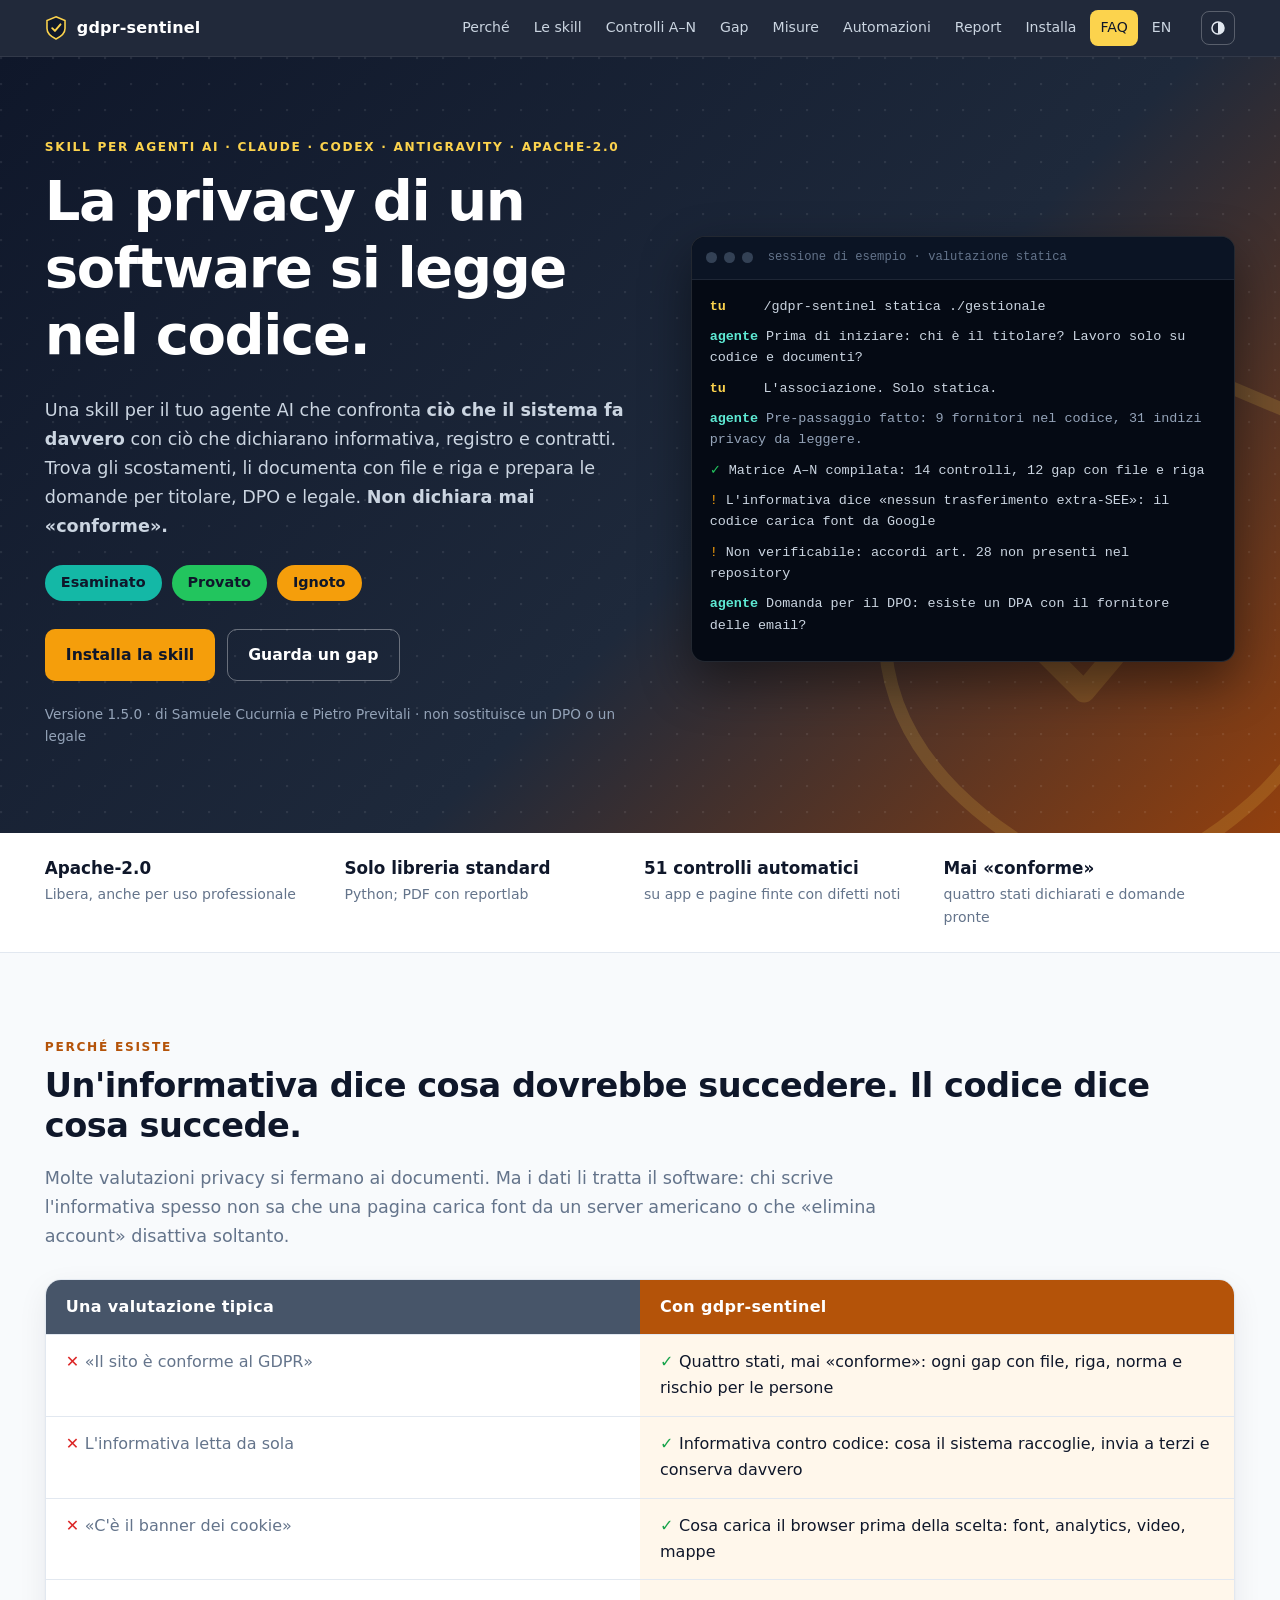
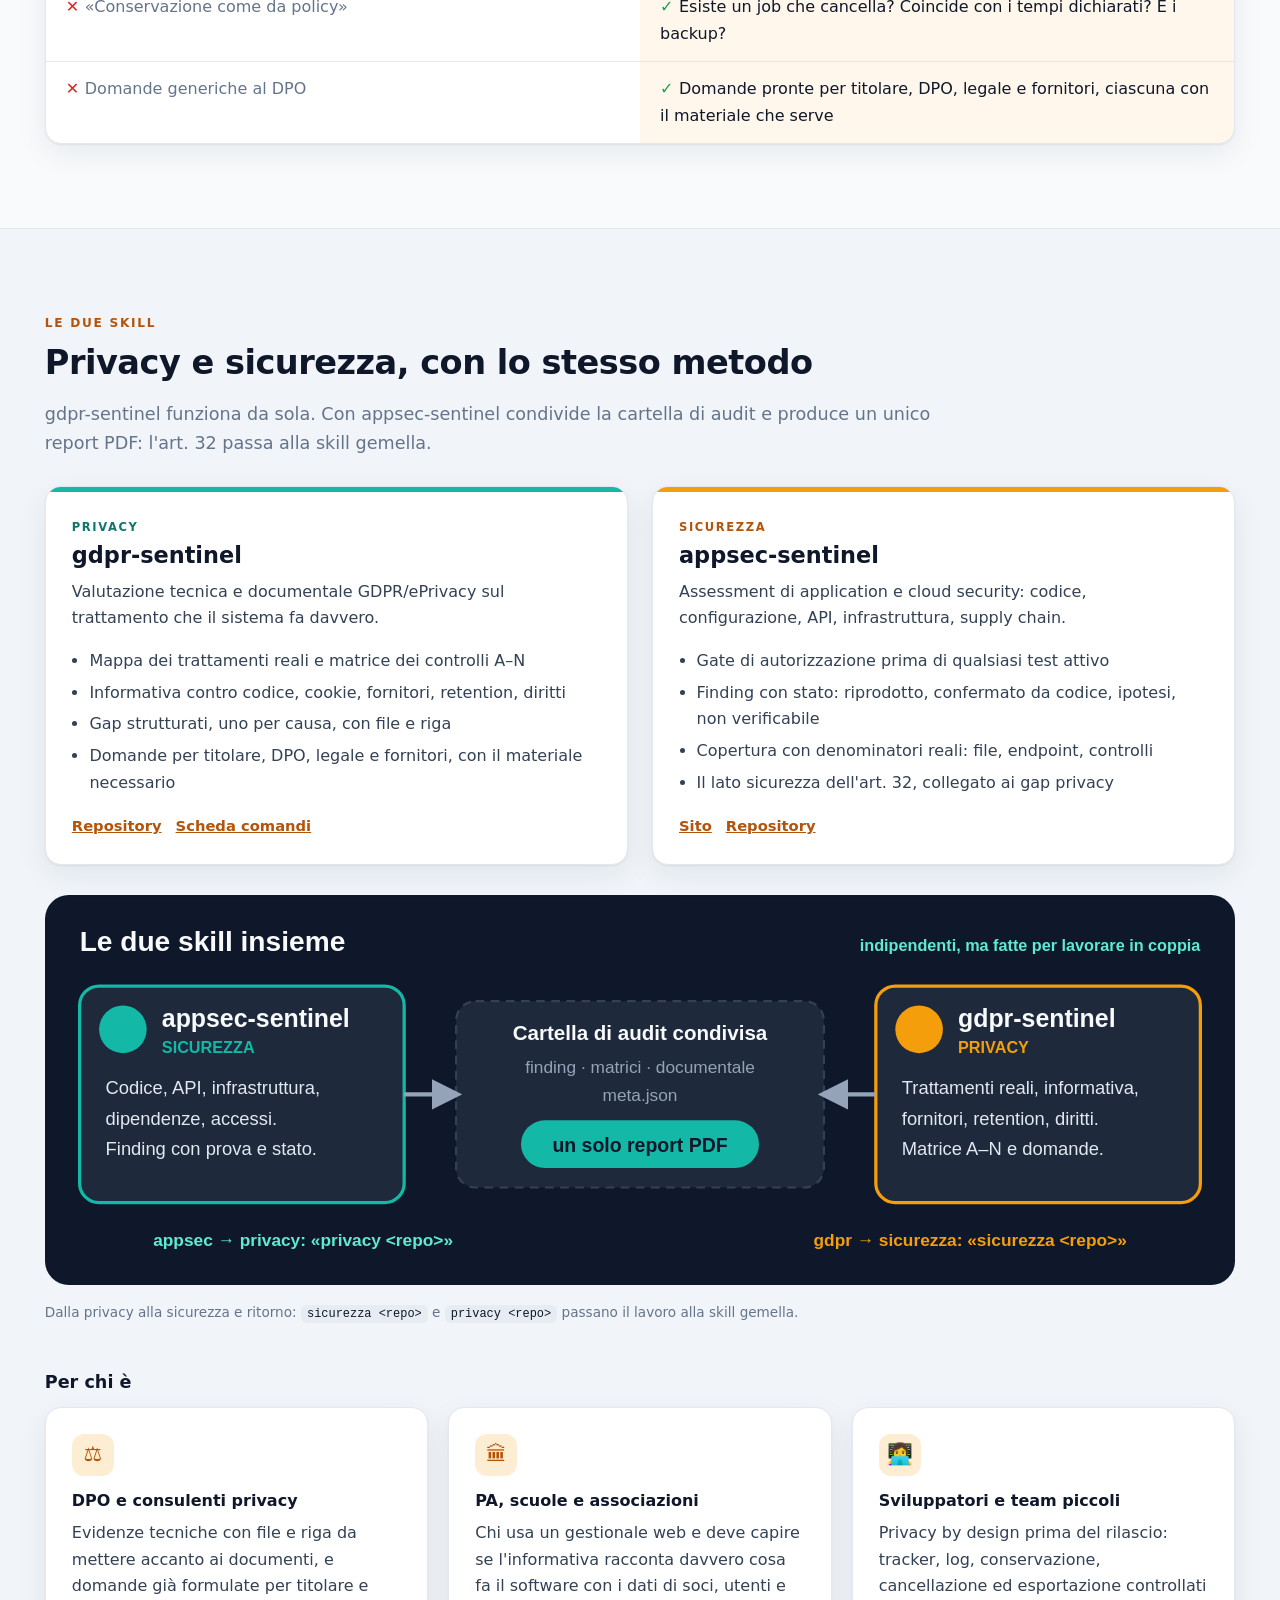
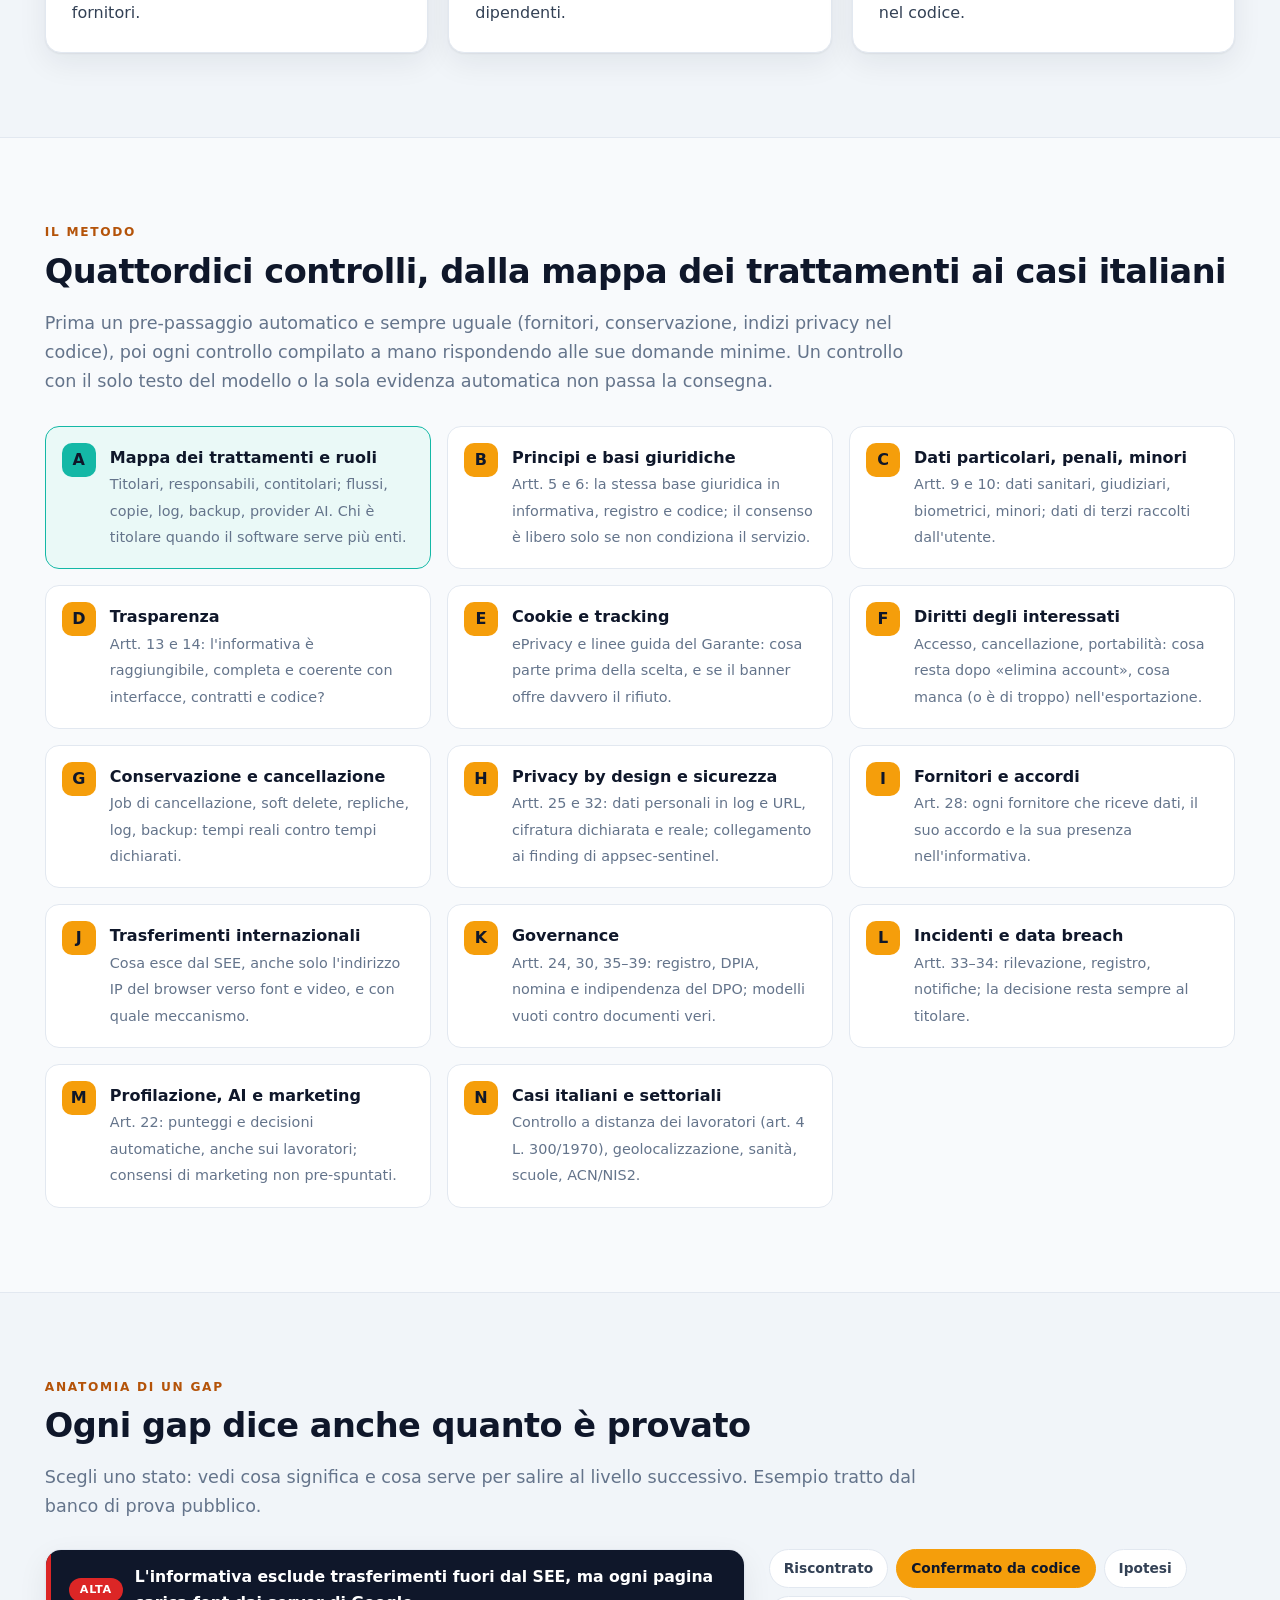
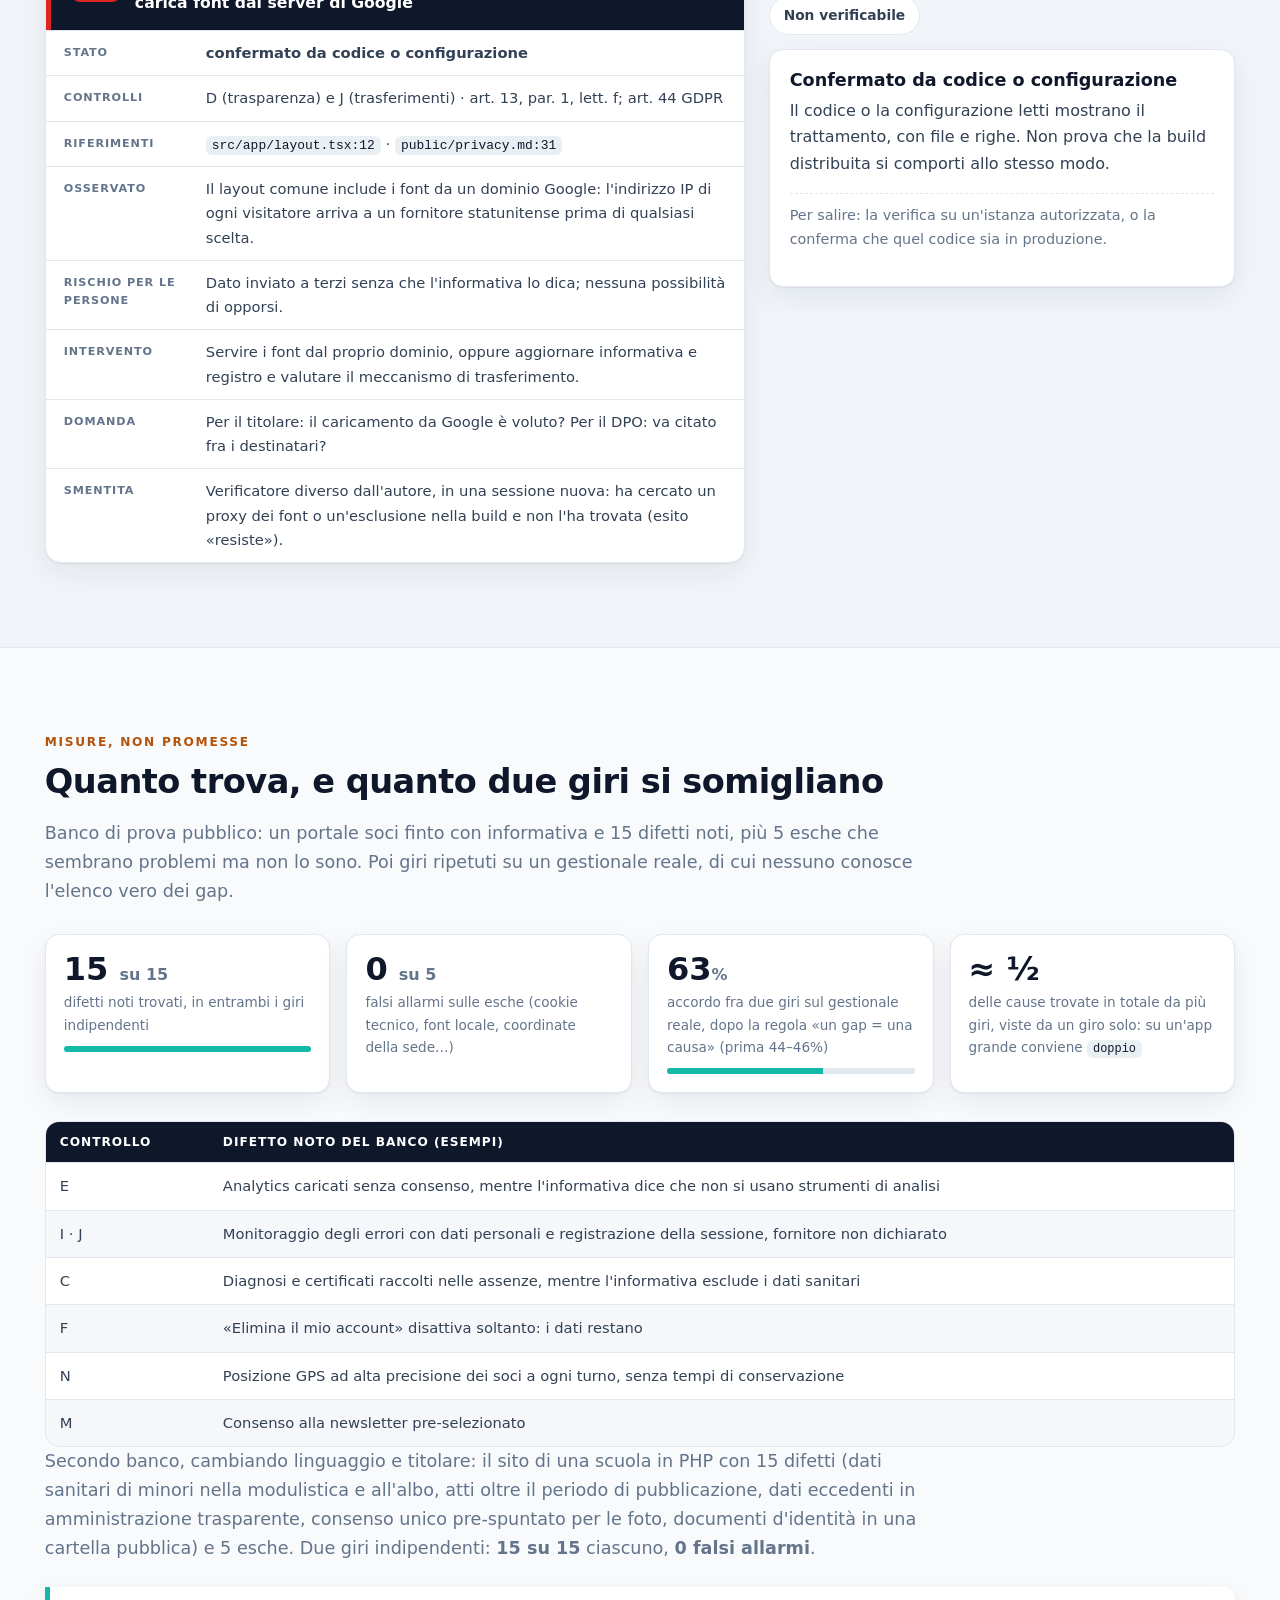
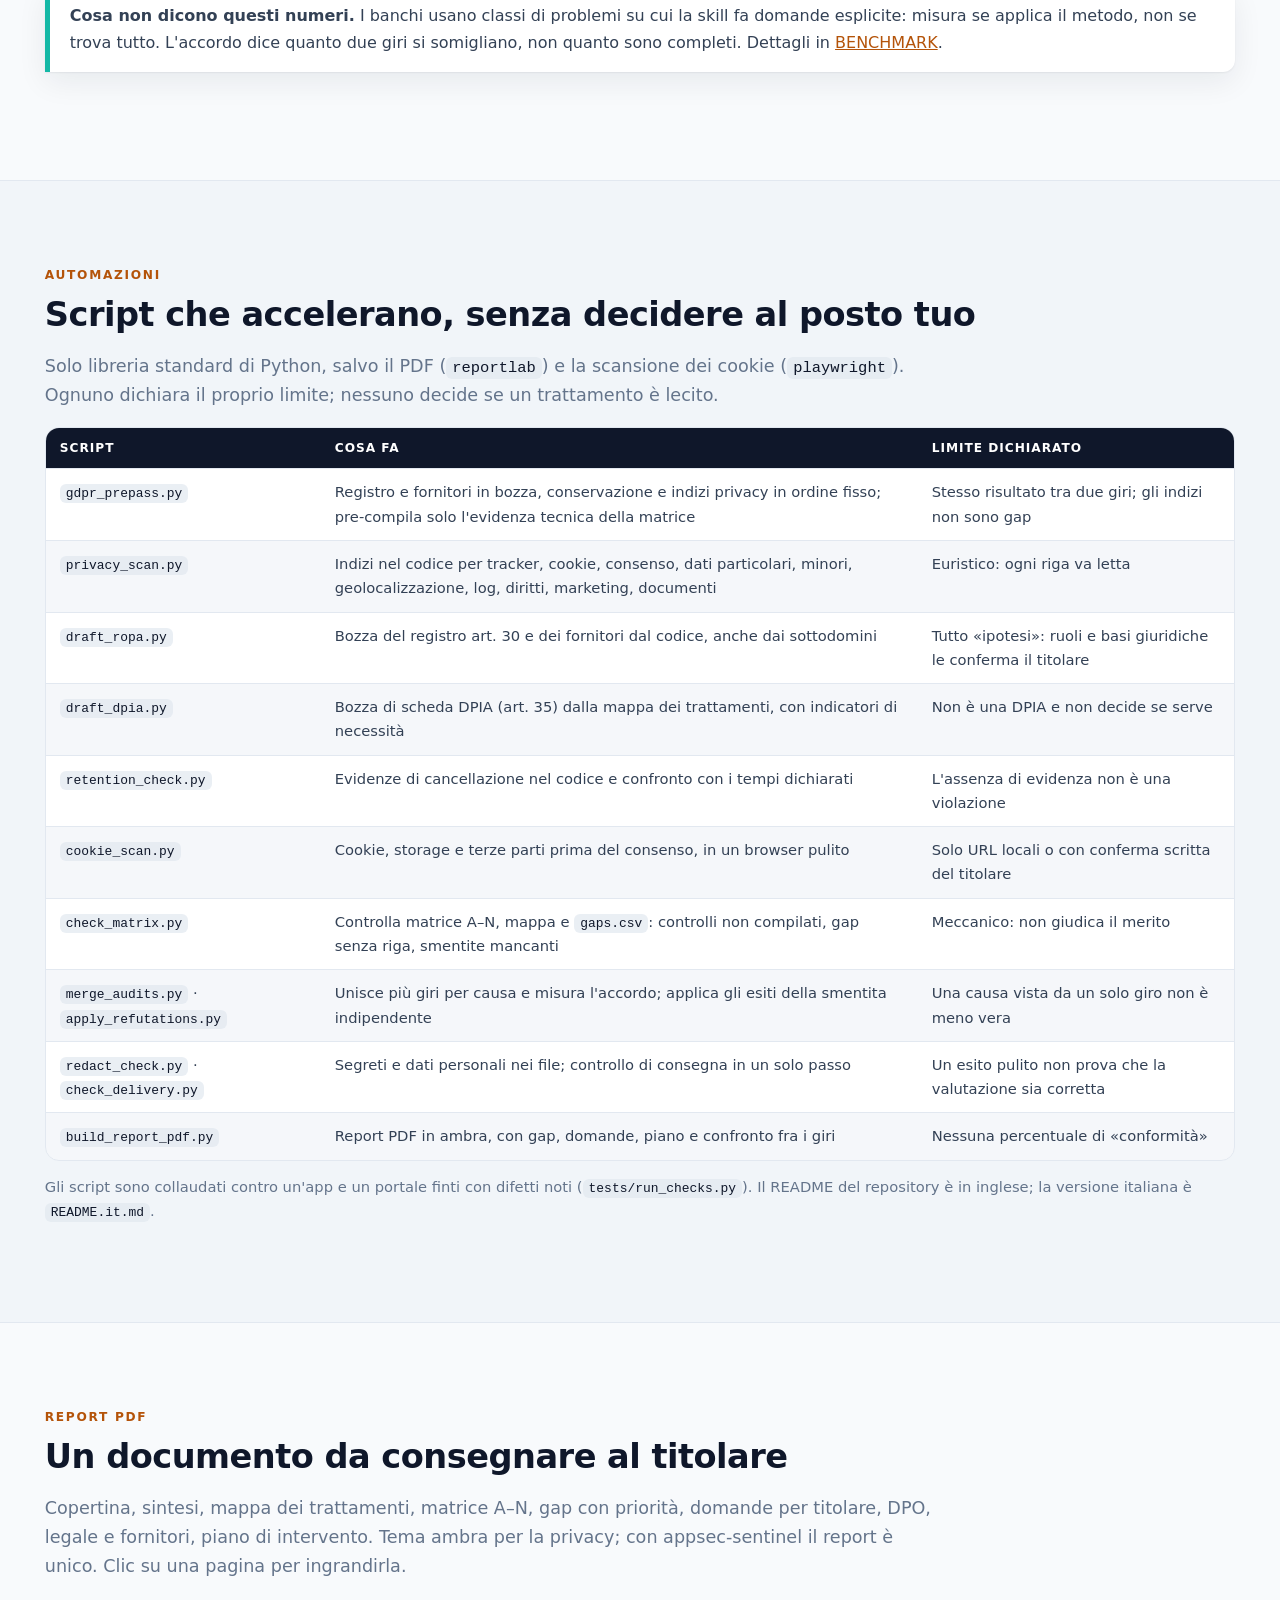
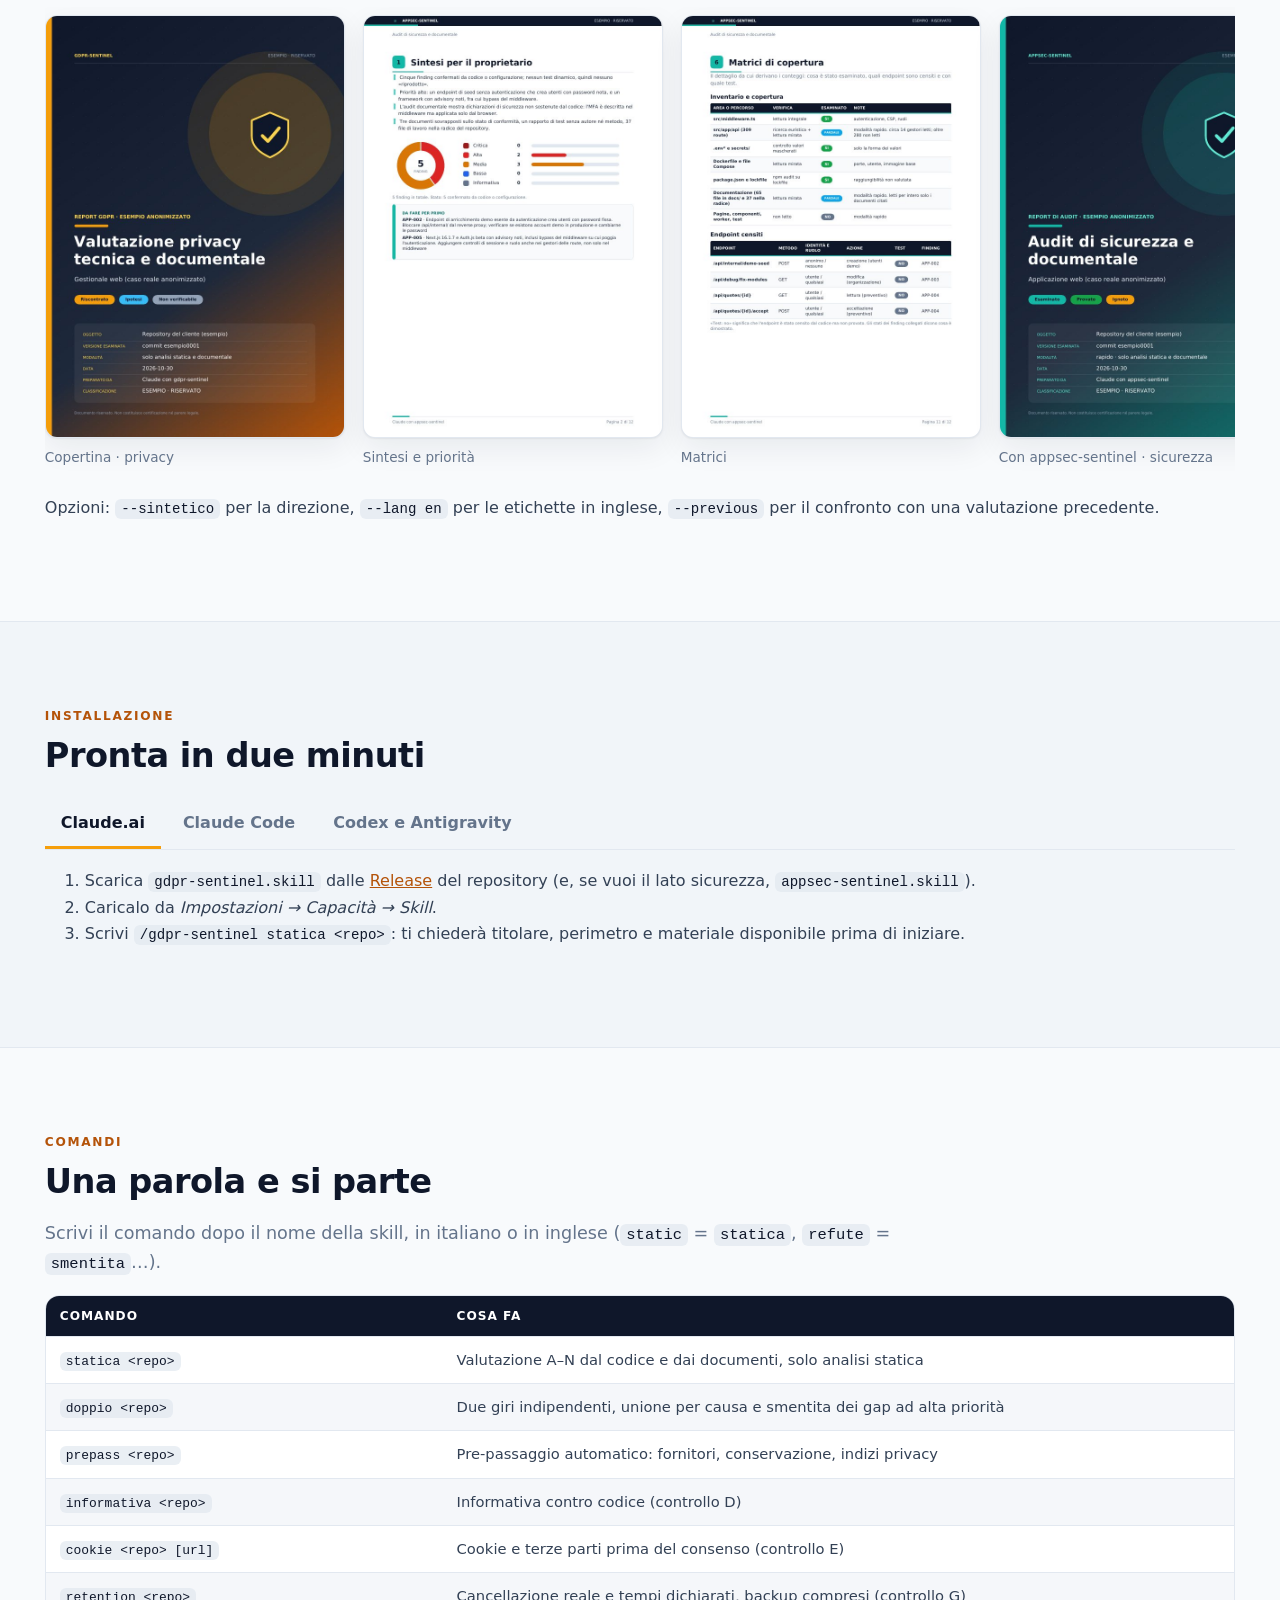
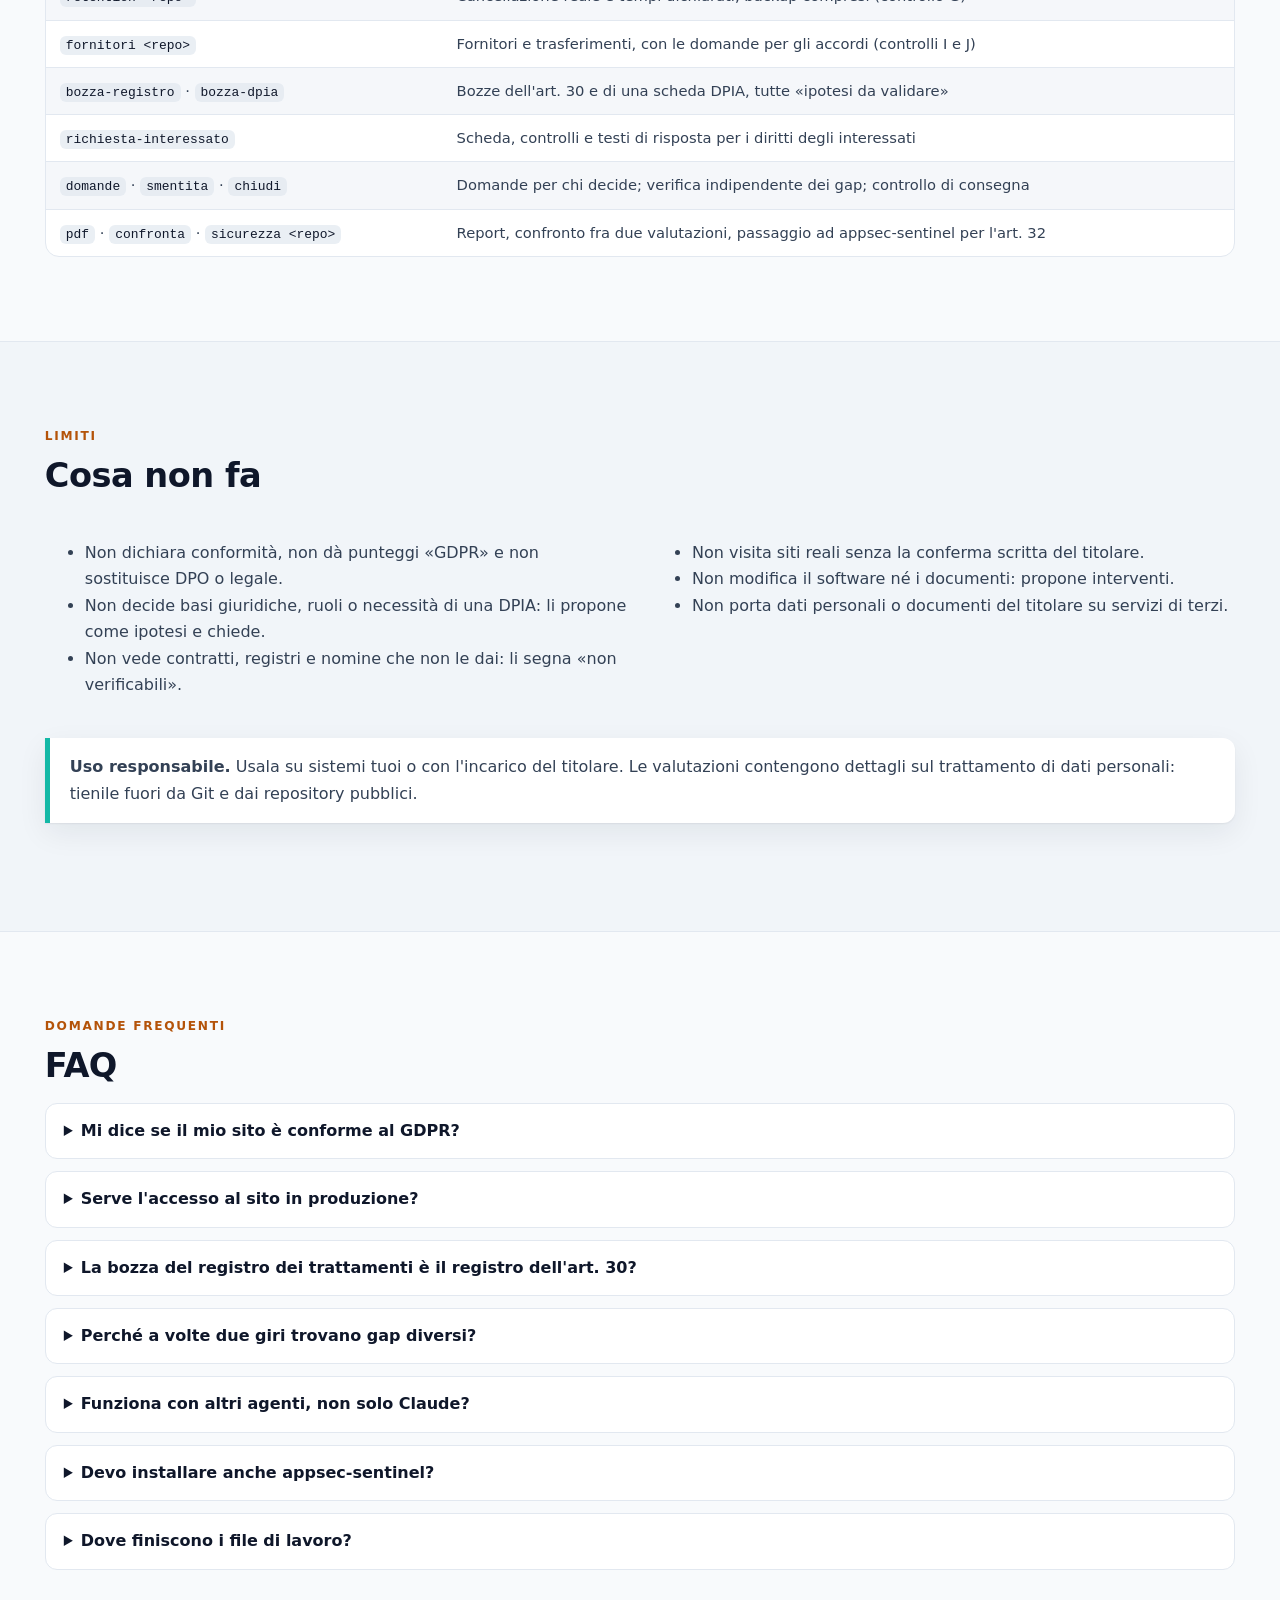
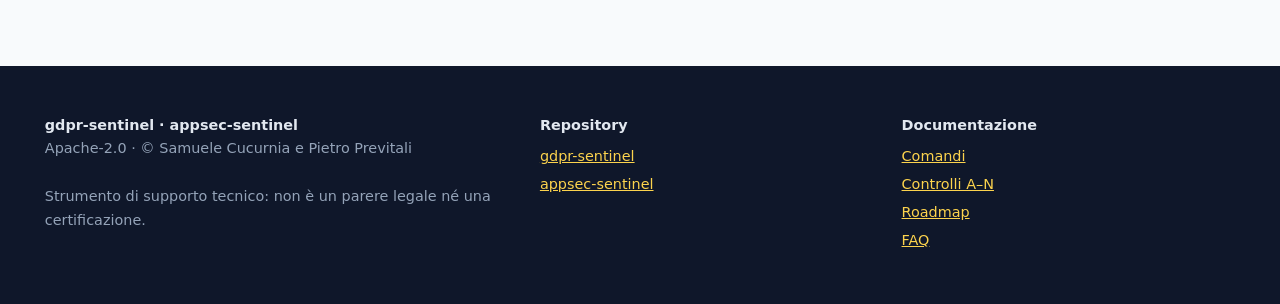
<file: site/index.html>
<!doctype html>
<html lang="it">
<head>
<meta charset="utf-8">
<meta name="viewport" content="width=device-width, initial-scale=1">
<title>gdpr-sentinel · skill privacy per agenti AI</title>
<meta name="description" content="Skill per agenti AI (nata per Claude, provata anche su Codex e Antigravity) per la valutazione tecnica GDPR/ePrivacy: confronta ciò che il software fa davvero con informativa e registro, documenta i gap con file e riga e non dichiara mai conformità. Apache-2.0.">
<meta property="og:title" content="gdpr-sentinel">
<meta property="og:description" content="La privacy di un software si legge nel codice: valutazione GDPR per agenti AI, senza giudizi di conformità.">
<meta property="og:type" content="website">
<link rel="canonical" href="https://dextsamu.github.io/gdpr-sentinel/">
<meta property="og:url" content="https://dextsamu.github.io/gdpr-sentinel/">
<meta property="og:image" content="https://dextsamu.github.io/gdpr-sentinel/img/og.png">
<meta property="og:image:width" content="1280">
<meta property="og:image:height" content="640">
<meta property="og:locale" content="it_IT">
<meta name="twitter:card" content="summary_large_image">
<meta name="twitter:title" content="gdpr-sentinel">
<meta name="twitter:description" content="La privacy di un software si legge nel codice: valutazione GDPR per agenti AI, senza giudizi di conformità.">
<meta name="twitter:image" content="https://dextsamu.github.io/gdpr-sentinel/img/og.png">
<meta name="theme-color" content="#0f172a">
<link rel="alternate" hreflang="en" href="index.en.html">
<link rel="icon" href="data:image/svg+xml,%3Csvg xmlns='http://www.w3.org/2000/svg' viewBox='-60 -70 120 150'%3E%3Cpath d='M0,-60 L52,-38 L52,8 C52,38 26,56 0,68 C-26,56 -52,38 -52,8 L-52,-38 Z' fill='%230f172a' stroke='%23fcd34d' stroke-width='9'/%3E%3Cpath d='M-22,6 L-6,22 L26,-16' fill='none' stroke='%23fcd34d' stroke-width='11' stroke-linecap='round' stroke-linejoin='round'/%3E%3C/svg%3E">
<style>
:root{
  --bg:#f8fafc; --surface:#ffffff; --ink:#0f172a; --ink2:#334155; --muted:#64748b; --line:#e2e8f0;
  --teal:#f59e0b; --teal-d:#b45309; --teal-l:#fcd34d; --amber:#14b8a6; --amber-d:#0f766e; --green:#16a34a; --red:#dc2626;
  --code-bg:#0f172a; --code-ink:#e2e8f0; --shadow:0 1px 2px rgba(15,23,42,.06),0 10px 30px rgba(15,23,42,.07);
  --link:#b45309; --soft:#f1f5f9;
}
@media (prefers-color-scheme: dark){
  :root:not([data-theme="light"]){
    --bg:#0b1220; --surface:#111a2e; --ink:#f1f5f9; --ink2:#cbd5e1; --muted:#94a3b8; --line:#1e293b; --soft:#0f1829;
    --code-bg:#050a14; --shadow:0 1px 2px rgba(0,0,0,.4),0 10px 30px rgba(0,0,0,.35); --link:#fcd34d; --amber-d:#5eead4; --teal-d:#fcd34d;
  }
}
:root[data-theme="dark"]{
  --bg:#0b1220; --surface:#111a2e; --ink:#f1f5f9; --ink2:#cbd5e1; --muted:#94a3b8; --line:#1e293b; --soft:#0f1829;
  --code-bg:#050a14; --shadow:0 1px 2px rgba(0,0,0,.4),0 10px 30px rgba(0,0,0,.35); --link:#fcd34d; --amber-d:#5eead4; --teal-d:#fcd34d;
}
*{box-sizing:border-box}
html{scroll-behavior:smooth;scroll-padding-top:76px}
body{margin:0;background:var(--bg);color:var(--ink2);font:16px/1.65 system-ui,-apple-system,"Segoe UI",Roboto,"Helvetica Neue",Arial,sans-serif;-webkit-font-smoothing:antialiased}
a{color:var(--link)}
.wrap{max-width:1360px;margin:0 auto;padding:0 clamp(20px,3.5vw,56px)}
h1,h2,h3{color:var(--ink);line-height:1.2;margin:0 0 .5em}
h2{font-size:clamp(1.55rem,3vw,2.1rem);letter-spacing:-.015em}
h3{font-size:1.1rem}
p{margin:0 0 1em}
.kicker{font-size:.76rem;letter-spacing:.14em;text-transform:uppercase;font-weight:700;color:var(--teal-d);margin-bottom:.6rem}
section{padding:84px 0}
section+section{border-top:1px solid var(--line)}
section.alt{background:var(--soft)}
.lead{font-size:1.1rem;color:var(--muted);max-width:80ch}
.mt{margin-top:28px}

/* progress + header */
#progress{position:fixed;top:0;left:0;height:3px;width:0;background:linear-gradient(90deg,var(--teal),var(--amber));z-index:50}
header.top{position:sticky;top:0;z-index:40;background:rgba(15,23,42,.92);backdrop-filter:blur(10px);border-bottom:1px solid rgba(255,255,255,.08)}
.nav{display:flex;align-items:center;gap:20px;height:56px}
.brand{display:flex;align-items:center;gap:10px;color:#fff;text-decoration:none;font-weight:700;letter-spacing:.01em}
.brand svg{width:22px;height:26px}
.nav nav{margin-left:auto;display:flex;gap:4px;flex-wrap:wrap}
.nav nav a{color:#cbd5e1;text-decoration:none;font-size:.88rem;padding:6px 10px;border-radius:8px}
.nav nav a:hover{color:#fff;background:rgba(255,255,255,.06)}
.nav nav a.on{color:#0f172a;background:var(--teal-l)}
.theme{display:grid;place-items:center;padding:0;background:transparent;border:1px solid rgba(255,255,255,.25);color:#e2e8f0;border-radius:8px;width:34px;height:34px;cursor:pointer}
.theme:hover{background:rgba(255,255,255,.08)}
:where(a,summary,button,[role=tab],[tabindex]):focus-visible{outline:3px solid var(--amber);outline-offset:2px;border-radius:6px}
@media (max-width:900px){.nav nav a:not(.keep){display:none}}

/* hero */
.hero{position:relative;overflow:hidden;color:#e2e8f0;padding:80px 0 72px;background:
  radial-gradient(circle at 1px 1px,rgba(255,255,255,.08) 1.4px,transparent 1.6px) 0 0/26px 26px,
  linear-gradient(135deg,#0f172a 0%,#1e293b 58%,#92400e 100%)}
.hero .bgshield{position:absolute;right:-90px;bottom:-110px;width:520px;opacity:.16}
.hero .cols{position:relative;display:grid;grid-template-columns:1.05fr .95fr;gap:44px;align-items:center}
@media (max-width:900px){.hero .cols{grid-template-columns:1fr}.hero{padding:56px 0 52px}}
.hero h1{color:#fff;font-size:clamp(2.1rem,5vw,3.5rem);letter-spacing:-.025em;max-width:16ch}
.hero p.sub{max-width:52ch;font-size:1.1rem;color:#cbd5e1}
.pills{display:flex;gap:10px;flex-wrap:wrap;margin:24px 0 28px}
.pill{display:inline-block;padding:6px 16px;border-radius:999px;font-weight:700;font-size:.9rem;color:#0f172a}
.pill.t{background:#14b8a6}.pill.g{background:#22c55e}.pill.a{background:#f59e0b}
.cta{display:flex;gap:12px;flex-wrap:wrap}
.btn{display:inline-flex;align-items:center;gap:8px;padding:12px 20px;border-radius:10px;font-weight:700;text-decoration:none;font-size:.98rem;border:1.5px solid transparent;cursor:pointer;font-family:inherit}
.btn.primary{background:var(--teal);color:#0f172a}
.btn.primary:hover{background:var(--teal-l)}
.btn.ghost{border-color:rgba(255,255,255,.35);color:#fff;background:transparent}
.btn.ghost:hover{background:rgba(255,255,255,.08)}
.meta{margin-top:22px;font-size:.85rem;color:#94a3b8}

/* terminal */
.term{background:#050a14;border:1px solid rgba(255,255,255,.12);border-radius:14px;box-shadow:0 20px 50px rgba(0,0,0,.45);overflow:hidden;font:.84rem/1.6 ui-monospace,SFMono-Regular,Menlo,Consolas,monospace}
.term .bar{display:flex;gap:7px;padding:11px 14px;background:#0b1424;border-bottom:1px solid rgba(255,255,255,.08);align-items:center}
.term .bar i{width:11px;height:11px;border-radius:50%;background:#334155}
.term .bar span{margin-left:8px;color:#64748b;font-size:.76rem}
.term .body{padding:16px 18px;min-height:330px}
.term .ln{margin:0 0 .65em;color:#cbd5e1;opacity:0;transform:translateY(4px);animation:ln .5s forwards}
.term .who{display:inline-block;min-width:3.4em;font-weight:700}
.term .u{color:#fcd34d}.term .c{color:#5eead4}
.term .dim{color:#94a3b8}
.term .ok{color:#22c55e}.term .warn{color:#f59e0b}
@keyframes ln{to{opacity:1;transform:none}}
@media (prefers-reduced-motion:reduce){.term .ln{animation:none;opacity:1;transform:none}}

/* trust strip */
.trust{background:var(--surface);border-bottom:1px solid var(--line)}
.trust .wrap{display:grid;grid-template-columns:repeat(4,1fr);gap:8px;padding-top:22px;padding-bottom:22px}
@media (max-width:820px){.trust .wrap{grid-template-columns:1fr 1fr}}
.trust div{font-size:.88rem;color:var(--muted)}
.trust b{display:block;color:var(--ink);font-size:1.05rem}

/* cards */
.grid2{display:grid;grid-template-columns:1fr 1fr;gap:24px}
.grid3{display:grid;grid-template-columns:repeat(3,1fr);gap:20px}
@media (max-width:860px){.grid2,.grid3{grid-template-columns:1fr}}
.card{background:var(--surface);border:1px solid var(--line);border-radius:16px;padding:26px;box-shadow:var(--shadow);position:relative;overflow:hidden}
.card.acc::before{content:"";position:absolute;inset:0 0 auto 0;height:5px;background:var(--accent)}
.card.sec{--accent:var(--teal)}.card.pri{--accent:var(--amber)}
.tag{font-size:.72rem;letter-spacing:.14em;font-weight:700;text-transform:uppercase;color:var(--teal-d)}
.card.pri .tag{color:var(--amber-d)}
.card h3{font-size:1.4rem;margin:.2rem 0 .6rem}
.card ul{padding-left:1.1rem;margin:0 0 1.1rem}
.card li{margin:.35rem 0}
.links{display:flex;gap:14px;flex-wrap:wrap;font-size:.92rem;font-weight:600}
.ico{width:42px;height:42px;border-radius:12px;display:grid;place-items:center;background:color-mix(in srgb,var(--teal) 18%,transparent);color:var(--teal-d);font-size:1.3rem;margin-bottom:12px}

/* compare */
.cmp{display:grid;grid-template-columns:1fr 1fr;border:1px solid var(--line);border-radius:16px;overflow:hidden;background:var(--surface);box-shadow:var(--shadow)}
.cmp>div{padding:14px 20px;border-top:1px solid var(--line)}
.cmp .h{border-top:0;font-weight:800;letter-spacing:.02em;color:#fff}
.cmp .h.a{background:#475569;color:#fff}.cmp .h.b{background:#b45309;color:#fff}
.cmp .a{color:var(--muted)}.cmp .b{color:var(--ink);background:color-mix(in srgb,var(--teal) 8%,transparent)}
.cmp .a::before{content:"✕  ";color:var(--red);font-weight:700}
.cmp .b::before{content:"✓  ";color:var(--green);font-weight:700}
.cmp .h::before{content:none!important}
@media (max-width:700px){.cmp{grid-template-columns:1fr}.cmp .h.b{margin-top:0}}

/* timeline */
.tl{list-style:none;padding:0;margin:30px 0 0;display:grid;grid-template-columns:repeat(3,1fr);gap:16px;counter-reset:t}
@media (max-width:860px){.tl{grid-template-columns:1fr}}
.tl li{counter-increment:t;background:var(--surface);border:1px solid var(--line);border-radius:14px;padding:18px 18px 18px 64px;position:relative}
.tl li::before{content:counter(t);position:absolute;left:16px;top:16px;width:34px;height:34px;border-radius:10px;background:var(--teal);color:#0f172a;font-weight:800;display:grid;place-items:center}
.tl li.gate{counter-increment:none;border-color:var(--amber);background:color-mix(in srgb,var(--amber) 9%,var(--surface))}
.tl li.gate::before{content:"0";background:var(--amber)}
.tl b{color:var(--ink);display:block}
.tl span{font-size:.9rem;color:var(--muted)}
.tl .only{display:inline-block;font-size:.7rem;font-weight:700;letter-spacing:.06em;text-transform:uppercase;background:var(--amber);color:#0f172a;border-radius:999px;padding:1px 8px;margin-left:6px}

/* finding anatomy */
.anat{display:grid;grid-template-columns:1.2fr .8fr;gap:24px;align-items:start;margin-top:28px}
@media (max-width:900px){.anat{grid-template-columns:1fr}}
.fcard{background:var(--surface);border:1px solid var(--line);border-radius:16px;box-shadow:var(--shadow);overflow:hidden}
.fhead{background:#0f172a;color:#fff;padding:14px 18px;display:flex;gap:12px;align-items:center;border-left:5px solid var(--red)}
.fhead b{font-size:.98rem;flex:1}
.sev{background:var(--red);color:#fff;font-size:.7rem;font-weight:800;letter-spacing:.06em;border-radius:999px;padding:3px 11px}
.frow{display:grid;grid-template-columns:130px 1fr;gap:12px;padding:10px 18px;border-top:1px solid var(--line);font-size:.92rem}
.frow>span:first-child{font-size:.7rem;font-weight:800;letter-spacing:.08em;text-transform:uppercase;color:var(--muted);padding-top:3px}
@media (max-width:560px){.frow{grid-template-columns:1fr;gap:2px}}
.chips{display:flex;gap:8px;flex-wrap:wrap;margin-bottom:14px}
.chip{border:1.5px solid var(--line);background:var(--surface);color:var(--ink2);border-radius:999px;padding:7px 14px;font:inherit;font-size:.86rem;font-weight:600;cursor:pointer}
.chip[aria-selected=true]{background:var(--teal);border-color:var(--teal);color:#0f172a}
.expl{background:var(--surface);border:1px solid var(--line);border-radius:14px;padding:20px;box-shadow:var(--shadow)}
.expl h3{margin-bottom:.4em}
.expl .need{font-size:.9rem;color:var(--muted);border-top:1px dashed var(--line);padding-top:10px;margin-top:10px}

/* stats */
.stats{display:grid;grid-template-columns:repeat(4,1fr);gap:16px;margin:28px 0}
@media (max-width:860px){.stats{grid-template-columns:1fr 1fr}}
.stat{background:var(--surface);border:1px solid var(--line);border-radius:14px;padding:18px;box-shadow:var(--shadow)}
.stat .n{font-size:2rem;font-weight:800;color:var(--ink);line-height:1}
.stat .n small{font-size:1rem;color:var(--muted);font-weight:600}
.stat .l{font-size:.85rem;color:var(--muted);margin-top:6px}
.stat .bar{height:6px;border-radius:3px;background:var(--line);margin-top:10px;overflow:hidden}
.stat .bar i{display:block;height:100%;background:var(--amber)}

/* tables */
.tw{overflow-x:auto;border:1px solid var(--line);border-radius:14px;background:var(--surface)}
table{border-collapse:collapse;width:100%;font-size:.92rem}
th{background:#0f172a;color:#fff;text-align:left;padding:10px 14px;font-size:.76rem;letter-spacing:.08em;text-transform:uppercase}
td{padding:11px 14px;border-top:1px solid var(--line);vertical-align:top}
tbody tr:nth-child(even){background:color-mix(in srgb,var(--line) 35%,transparent)}
@media (max-width:760px){table{min-width:620px}}
code{font:.88em ui-monospace,SFMono-Regular,Menlo,Consolas,monospace;background:color-mix(in srgb,var(--line) 70%,transparent);padding:2px 6px;border-radius:6px;color:var(--ink)}
.codebox{position:relative;margin:0 0 1rem}
pre{background:var(--code-bg);color:var(--code-ink);padding:16px 18px;border-radius:12px;overflow-x:auto;font:.88rem/1.65 ui-monospace,SFMono-Regular,Menlo,Consolas,monospace;margin:0}
pre code{background:none;color:inherit;padding:0}
.copy{position:absolute;top:8px;right:8px;background:rgba(255,255,255,.1);color:#e2e8f0;border:1px solid rgba(255,255,255,.2);border-radius:8px;font:inherit;font-size:.76rem;padding:4px 10px;cursor:pointer}
.copy:hover{background:rgba(255,255,255,.2)}
.filters{display:flex;gap:8px;margin:20px 0 14px;flex-wrap:wrap}
tr.hide{display:none}
.dot{display:inline-block;width:9px;height:9px;border-radius:50%;margin-right:6px}
.dot.s{background:var(--teal)}.dot.p{background:var(--amber)}.dot.x{background:#6366f1}

/* gallery */
.gal{display:flex;gap:18px;overflow-x:auto;scroll-snap-type:x mandatory;padding:8px 2px 18px;margin-top:26px}
.gal figure{flex:0 0 min(300px,78vw);scroll-snap-align:start;margin:0}
.gal button{display:block;border:0;padding:0;background:none;cursor:zoom-in;width:100%}
.gal img{width:100%;height:auto;border-radius:12px;border:1px solid var(--line);background:#fff;box-shadow:var(--shadow);display:block}
figcaption{font-size:.85rem;color:var(--muted);margin-top:8px}
dialog{border:0;padding:0;background:transparent;max-width:min(92vw,820px);max-height:92vh}
dialog::backdrop{background:rgba(2,6,23,.8)}
dialog img{width:100%;max-height:90vh;object-fit:contain;border-radius:10px;background:#fff}
dialog form{position:absolute;top:8px;right:8px}
dialog button.x{background:#0f172a;color:#fff;border:1px solid rgba(255,255,255,.3);border-radius:8px;padding:6px 12px;cursor:pointer;font:inherit}
.suite{margin:30px 0 8px}
.suite img{width:100%;height:auto;border-radius:14px}

/* tabs */
.tabs{display:flex;gap:6px;border-bottom:1px solid var(--line);margin:24px 0 18px}
.tabs button{background:none;border:0;border-bottom:3px solid transparent;font:inherit;font-weight:700;color:var(--muted);padding:10px 16px;cursor:pointer}
.tabs button[aria-selected=true]{color:var(--ink);border-bottom-color:var(--teal)}
.tabs button.p[aria-selected=true]{border-bottom-color:var(--amber)}
[role=tabpanel][hidden]{display:none}

/* faq */
details{background:var(--surface);border:1px solid var(--line);border-radius:12px;padding:14px 18px;margin-bottom:12px}
summary{cursor:pointer;font-weight:700;color:var(--ink)}
details[open] summary{margin-bottom:8px}
.notice{border-left:5px solid var(--amber);background:var(--surface);border-radius:0 12px 12px 0;padding:16px 20px;margin:24px 0;box-shadow:var(--shadow)}
footer{background:#0f172a;color:#94a3b8;padding:48px 0;font-size:.9rem}
footer a{color:#fcd34d}
footer .row{display:grid;grid-template-columns:1.4fr 1fr 1fr;gap:28px}
@media (max-width:760px){footer .row{grid-template-columns:1fr}}
footer h4{color:#e2e8f0;margin:0 0 8px;font-size:.9rem}
footer ul{list-style:none;margin:0;padding:0}footer li{margin:4px 0}

/* reveal */
.js .rv{opacity:0;transform:translateY(14px);transition:opacity .6s ease,transform .6s ease}
.js .rv.in{opacity:1;transform:none}
@media (prefers-reduced-motion:reduce){.js .rv{opacity:1;transform:none;transition:none}html{scroll-behavior:auto}}
.skip{position:absolute;left:-999px;top:8px;background:#fff;color:#0f172a;padding:8px 12px;border-radius:8px;z-index:100}
.skip:focus{left:8px}
.tl li[data-l]::before{content:attr(data-l)}
</style>
<script>document.documentElement.classList.add('js')</script>
</head>
<body>
<div id="progress" aria-hidden="true"></div>
<a class="skip" href="#contenuto">Vai al contenuto</a>
<header class="top">
  <div class="wrap nav">
    <a class="brand" href="#">
      <svg viewBox="-60 -70 120 150" aria-hidden="true"><path d="M0,-60 L52,-38 L52,8 C52,38 26,56 0,68 C-26,56 -52,38 -52,8 L-52,-38 Z" fill="#0f172a" stroke="#fcd34d" stroke-width="9"/><path d="M-22,6 L-6,22 L26,-16" fill="none" stroke="#fcd34d" stroke-width="11" stroke-linecap="round" stroke-linejoin="round"/></svg>
      gdpr-sentinel
    </a>
    <nav aria-label="Sezioni">
      <a href="#differenza">Perché</a><a href="#skill">Le skill</a><a href="#controlli">Controlli A–N</a><a href="#gap">Gap</a><a href="#misure">Misure</a><a href="#automazioni">Automazioni</a><a href="#report">Report</a><a class="keep" href="#installa">Installa</a><a href="#faq">FAQ</a><a class="keep" href="index.en.html" hreflang="en" lang="en">EN</a>
    </nav>
    <button class="theme" id="theme" aria-label="Cambia tema chiaro o scuro" title="Tema"><svg viewBox="0 0 24 24" width="18" height="18" aria-hidden="true"><circle cx="12" cy="12" r="8" fill="none" stroke="currentColor" stroke-width="2"/><path d="M12 4a8 8 0 0 1 0 16z" fill="currentColor"/></svg></button>
  </div>
</header>

<main id="contenuto">
<div class="hero">
  <svg class="bgshield" viewBox="-60 -70 120 150" aria-hidden="true"><path d="M0,-60 L52,-38 L52,8 C52,38 26,56 0,68 C-26,56 -52,38 -52,8 L-52,-38 Z" fill="none" stroke="#fcd34d" stroke-width="3"/><path d="M-22,6 L-6,22 L26,-16" fill="none" stroke="#fcd34d" stroke-width="5" stroke-linecap="round" stroke-linejoin="round"/></svg>
  <div class="wrap cols">
    <div>
      <p class="kicker" style="color:#fcd34d">Skill per agenti AI · Claude · Codex · Antigravity · Apache-2.0</p>
      <h1>La privacy di un software si legge nel codice.</h1>
      <p class="sub">Una skill per il tuo agente AI che confronta <strong>ciò che il sistema fa davvero</strong> con ciò che dichiarano informativa, registro e contratti. Trova gli scostamenti, li documenta con file e riga e prepara le domande per titolare, DPO e legale. <strong>Non dichiara mai «conforme».</strong></p>
      <div class="pills" aria-label="Le tre categorie di ogni affermazione">
        <span class="pill t">Esaminato</span><span class="pill g">Provato</span><span class="pill a">Ignoto</span>
      </div>
      <div class="cta">
        <a class="btn primary" href="#installa">Installa la skill</a>
        <a class="btn ghost" href="#gap">Guarda un gap</a>
      </div>
      <p class="meta">Versione 1.5.0 · di Samuele Cucurnia e Pietro Previtali · non sostituisce un DPO o un legale</p>
    </div>
    <div class="term" role="img" aria-label="Esempio di sessione: la skill chiede ruolo e perimetro, poi riporta gap, punti non verificabili e domande per il DPO">
      <div class="bar"><i></i><i></i><i></i><span>sessione di esempio · valutazione statica</span></div>
      <div class="body">
        <p class="ln" style="animation-delay:.3s"><span class="who u">tu</span> /gdpr-sentinel statica ./gestionale</p>
        <p class="ln" style="animation-delay:1.1s"><span class="who c">agente</span> Prima di iniziare: chi è il titolare? Lavoro solo su codice e documenti?</p>
        <p class="ln" style="animation-delay:1.9s"><span class="who u">tu</span> L'associazione. Solo statica.</p>
        <p class="ln dim" style="animation-delay:2.7s"><span class="who c">agente</span> Pre-passaggio fatto: 9 fornitori nel codice, 31 indizi privacy da leggere.</p>
        <p class="ln" style="animation-delay:3.7s"><span class="ok">✓</span> Matrice A–N compilata: 14 controlli, 12 gap con file e riga</p>
        <p class="ln" style="animation-delay:4.2s"><span class="warn">!</span> L'informativa dice «nessun trasferimento extra-SEE»: il codice carica font da Google</p>
        <p class="ln" style="animation-delay:4.7s"><span class="warn">!</span> Non verificabile: accordi art. 28 non presenti nel repository</p>
        <p class="ln" style="animation-delay:5.4s"><span class="who c">agente</span> Domanda per il DPO: esiste un DPA con il fornitore delle email?</p>
      </div>
    </div>
  </div>
</div>

<div class="trust"><div class="wrap">
  <div><b>Apache-2.0</b>Libera, anche per uso professionale</div>
  <div><b>Solo libreria standard</b>Python; PDF con reportlab</div>
  <div><b>51 controlli automatici</b>su app e pagine finte con difetti noti</div>
  <div><b>Mai «conforme»</b>quattro stati dichiarati e domande pronte</div>
</div></div>

<section id="differenza">
  <div class="wrap">
    <p class="kicker">Perché esiste</p>
    <h2>Un'informativa dice cosa dovrebbe succedere. Il codice dice cosa succede.</h2>
    <p class="lead">Molte valutazioni privacy si fermano ai documenti. Ma i dati li tratta il software: chi scrive l'informativa spesso non sa che una pagina carica font da un server americano o che «elimina account» disattiva soltanto.</p>
    <div class="cmp mt rv" role="table" aria-label="Confronto tra una valutazione tipica e quella della skill">
      <div class="h a" role="columnheader">Una valutazione tipica</div><div class="h b" role="columnheader">Con gdpr-sentinel</div>
      <div class="a" role="cell">«Il sito è conforme al GDPR»</div><div class="b" role="cell">Quattro stati, mai «conforme»: ogni gap con file, riga, norma e rischio per le persone</div>
      <div class="a" role="cell">L'informativa letta da sola</div><div class="b" role="cell">Informativa contro codice: cosa il sistema raccoglie, invia a terzi e conserva davvero</div>
      <div class="a" role="cell">«C'è il banner dei cookie»</div><div class="b" role="cell">Cosa carica il browser prima della scelta: font, analytics, video, mappe</div>
      <div class="a" role="cell">«Conservazione come da policy»</div><div class="b" role="cell">Esiste un job che cancella? Coincide con i tempi dichiarati? E i backup?</div>
      <div class="a" role="cell">Domande generiche al DPO</div><div class="b" role="cell">Domande pronte per titolare, DPO, legale e fornitori, ciascuna con il materiale che serve</div>
    </div>
  </div>
</section>

<section id="skill" class="alt">
  <div class="wrap">
    <p class="kicker">Le due skill</p>
    <h2>Privacy e sicurezza, con lo stesso metodo</h2>
    <p class="lead">gdpr-sentinel funziona da sola. Con appsec-sentinel condivide la cartella di audit e produce un unico report PDF: l'art. 32 passa alla skill gemella.</p>
    <div class="grid2 mt">
      <article class="card acc pri rv">
        <span class="tag">Privacy</span>
        <h3>gdpr-sentinel</h3>
        <p>Valutazione tecnica e documentale GDPR/ePrivacy sul trattamento che il sistema fa davvero.</p>
        <ul>
          <li>Mappa dei trattamenti reali e matrice dei controlli A–N</li>
          <li>Informativa contro codice, cookie, fornitori, retention, diritti</li>
          <li>Gap strutturati, uno per causa, con file e riga</li>
          <li>Domande per titolare, DPO, legale e fornitori, con il materiale necessario</li>
        </ul>
        <div class="links"><a href="https://github.com/dextsamu/gdpr-sentinel">Repository</a><a href="https://github.com/dextsamu/gdpr-sentinel/blob/main/docs/SCHEDA-COMANDI.md">Scheda comandi</a></div>
      </article>
      <article class="card acc sec rv">
        <span class="tag">Sicurezza</span>
        <h3>appsec-sentinel</h3>
        <p>Assessment di application e cloud security: codice, configurazione, API, infrastruttura, supply chain.</p>
        <ul>
          <li>Gate di autorizzazione prima di qualsiasi test attivo</li>
          <li>Finding con stato: riprodotto, confermato da codice, ipotesi, non verificabile</li>
          <li>Copertura con denominatori reali: file, endpoint, controlli</li>
          <li>Il lato sicurezza dell'art. 32, collegato ai gap privacy</li>
        </ul>
        <div class="links"><a href="https://dextsamu.github.io/appsec-sentinel/">Sito</a><a href="https://github.com/dextsamu/appsec-sentinel">Repository</a></div>
      </article>
    </div>
    <figure class="suite rv" style="margin:30px 0 0">
      <img src="img/suite.svg" alt="Le due skill condividono una cartella di audit e producono un solo report PDF">
      <figcaption>Dalla privacy alla sicurezza e ritorno: <code>sicurezza &lt;repo&gt;</code> e <code>privacy &lt;repo&gt;</code> passano il lavoro alla skill gemella.</figcaption>
    </figure>

    <h3 style="margin-top:48px">Per chi è</h3>
    <div class="grid3" style="margin-top:14px">
      <div class="card rv"><div class="ico" aria-hidden="true">⚖</div><b style="color:var(--ink)">DPO e consulenti privacy</b><p style="margin:.4em 0 0">Evidenze tecniche con file e riga da mettere accanto ai documenti, e domande già formulate per titolare e fornitori.</p></div>
      <div class="card rv"><div class="ico" aria-hidden="true">🏛</div><b style="color:var(--ink)">PA, scuole e associazioni</b><p style="margin:.4em 0 0">Chi usa un gestionale web e deve capire se l'informativa racconta davvero cosa fa il software con i dati di soci, utenti e dipendenti.</p></div>
      <div class="card rv"><div class="ico" aria-hidden="true">👩‍💻</div><b style="color:var(--ink)">Sviluppatori e team piccoli</b><p style="margin:.4em 0 0">Privacy by design prima del rilascio: tracker, log, conservazione, cancellazione ed esportazione controllati nel codice.</p></div>
    </div>
  </div>
</section>

<section id="controlli">
  <div class="wrap">
    <p class="kicker">Il metodo</p>
    <h2>Quattordici controlli, dalla mappa dei trattamenti ai casi italiani</h2>
    <p class="lead">Prima un pre-passaggio automatico e sempre uguale (fornitori, conservazione, indizi privacy nel codice), poi ogni controllo compilato a mano rispondendo alle sue domande minime. Un controllo con il solo testo del modello o la sola evidenza automatica non passa la consegna.</p>
    <ol class="tl">
      <li data-l="A" class="gate rv"><b>Mappa dei trattamenti e ruoli</b><span>Titolari, responsabili, contitolari; flussi, copie, log, backup, provider AI. Chi è titolare quando il software serve più enti.</span></li>
      <li data-l="B" class="rv"><b>Principi e basi giuridiche</b><span>Artt. 5 e 6: la stessa base giuridica in informativa, registro e codice; il consenso è libero solo se non condiziona il servizio.</span></li>
      <li data-l="C" class="rv"><b>Dati particolari, penali, minori</b><span>Artt. 9 e 10: dati sanitari, giudiziari, biometrici, minori; dati di terzi raccolti dall'utente.</span></li>
      <li data-l="D" class="rv"><b>Trasparenza</b><span>Artt. 13 e 14: l'informativa è raggiungibile, completa e coerente con interfacce, contratti e codice?</span></li>
      <li data-l="E" class="rv"><b>Cookie e tracking</b><span>ePrivacy e linee guida del Garante: cosa parte prima della scelta, e se il banner offre davvero il rifiuto.</span></li>
      <li data-l="F" class="rv"><b>Diritti degli interessati</b><span>Accesso, cancellazione, portabilità: cosa resta dopo «elimina account», cosa manca (o è di troppo) nell'esportazione.</span></li>
      <li data-l="G" class="rv"><b>Conservazione e cancellazione</b><span>Job di cancellazione, soft delete, repliche, log, backup: tempi reali contro tempi dichiarati.</span></li>
      <li data-l="H" class="rv"><b>Privacy by design e sicurezza</b><span>Artt. 25 e 32: dati personali in log e URL, cifratura dichiarata e reale; collegamento ai finding di appsec-sentinel.</span></li>
      <li data-l="I" class="rv"><b>Fornitori e accordi</b><span>Art. 28: ogni fornitore che riceve dati, il suo accordo e la sua presenza nell'informativa.</span></li>
      <li data-l="J" class="rv"><b>Trasferimenti internazionali</b><span>Cosa esce dal SEE, anche solo l'indirizzo IP del browser verso font e video, e con quale meccanismo.</span></li>
      <li data-l="K" class="rv"><b>Governance</b><span>Artt. 24, 30, 35–39: registro, DPIA, nomina e indipendenza del DPO; modelli vuoti contro documenti veri.</span></li>
      <li data-l="L" class="rv"><b>Incidenti e data breach</b><span>Artt. 33–34: rilevazione, registro, notifiche; la decisione resta sempre al titolare.</span></li>
      <li data-l="M" class="rv"><b>Profilazione, AI e marketing</b><span>Art. 22: punteggi e decisioni automatiche, anche sui lavoratori; consensi di marketing non pre-spuntati.</span></li>
      <li data-l="N" class="rv"><b>Casi italiani e settoriali</b><span>Controllo a distanza dei lavoratori (art. 4 L. 300/1970), geolocalizzazione, sanità, scuole, ACN/NIS2.</span></li>
    </ol>
  </div>
</section>

<section id="gap" class="alt">
  <div class="wrap">
    <p class="kicker">Anatomia di un gap</p>
    <h2>Ogni gap dice anche quanto è provato</h2>
    <p class="lead">Scegli uno stato: vedi cosa significa e cosa serve per salire al livello successivo. Esempio tratto dal banco di prova pubblico.</p>
    <div class="anat">
      <div class="fcard rv">
        <div class="fhead"><span class="sev">ALTA</span><b>L'informativa esclude trasferimenti fuori dal SEE, ma ogni pagina carica font dai server di Google</b></div>
        <div class="frow"><span>Stato</span><span id="stato-val"><b>confermato da codice o configurazione</b></span></div>
        <div class="frow"><span>Controlli</span><span>D (trasparenza) e J (trasferimenti) · art. 13, par. 1, lett. f; art. 44 GDPR</span></div>
        <div class="frow"><span>Riferimenti</span><span><code>src/app/layout.tsx:12</code> · <code>public/privacy.md:31</code></span></div>
        <div class="frow"><span>Osservato</span><span>Il layout comune include i font da un dominio Google: l'indirizzo IP di ogni visitatore arriva a un fornitore statunitense prima di qualsiasi scelta.</span></div>
        <div class="frow"><span>Rischio per le persone</span><span>Dato inviato a terzi senza che l'informativa lo dica; nessuna possibilità di opporsi.</span></div>
        <div class="frow"><span>Intervento</span><span>Servire i font dal proprio dominio, oppure aggiornare informativa e registro e valutare il meccanismo di trasferimento.</span></div>
        <div class="frow"><span>Domanda</span><span>Per il titolare: il caricamento da Google è voluto? Per il DPO: va citato fra i destinatari?</span></div>
        <div class="frow"><span>Smentita</span><span>Verificatore diverso dall'autore, in una sessione nuova: ha cercato un proxy dei font o un'esclusione nella build e non l'ha trovata (esito «resiste»).</span></div>
      </div>
      <div class="rv">
        <div class="chips" role="tablist" aria-label="Stato del gap">
          <button class="chip" role="tab" aria-selected="false" data-s="0">Riscontrato</button>
          <button class="chip" role="tab" aria-selected="true" data-s="1">Confermato da codice</button>
          <button class="chip" role="tab" aria-selected="false" data-s="2">Ipotesi</button>
          <button class="chip" role="tab" aria-selected="false" data-s="3">Non verificabile</button>
        </div>
        <div class="expl" aria-live="polite">
          <h3 id="e-title"></h3>
          <p id="e-text"></p>
          <p class="need" id="e-need"></p>
        </div>
      </div>
    </div>
  </div>
</section>

<section id="misure">
  <div class="wrap">
    <p class="kicker">Misure, non promesse</p>
    <h2>Quanto trova, e quanto due giri si somigliano</h2>
    <p class="lead">Banco di prova pubblico: un portale soci finto con informativa e 15 difetti noti, più 5 esche che sembrano problemi ma non lo sono. Poi giri ripetuti su un gestionale reale, di cui nessuno conosce l'elenco vero dei gap.</p>
    <div class="stats">
      <div class="stat rv"><div class="n">15 <small>su 15</small></div><div class="l">difetti noti trovati, in entrambi i giri indipendenti<div class="bar"><i style="width:100%"></i></div></div></div>
      <div class="stat rv"><div class="n">0 <small>su 5</small></div><div class="l">falsi allarmi sulle esche (cookie tecnico, font locale, coordinate della sede…)</div></div>
      <div class="stat rv"><div class="n">63<small>%</small></div><div class="l">accordo fra due giri sul gestionale reale, dopo la regola «un gap = una causa» (prima 44–46%)<div class="bar"><i style="width:63%"></i></div></div></div>
      <div class="stat rv"><div class="n">≈ ½</div><div class="l">delle cause trovate in totale da più giri, viste da un giro solo: su un'app grande conviene <code>doppio</code></div></div>
    </div>
    <div class="tw rv"><table>
      <thead><tr><th>Controllo</th><th>Difetto noto del banco (esempi)</th></tr></thead>
      <tbody>
        <tr><td>E</td><td>Analytics caricati senza consenso, mentre l'informativa dice che non si usano strumenti di analisi</td></tr>
        <tr><td>I · J</td><td>Monitoraggio degli errori con dati personali e registrazione della sessione, fornitore non dichiarato</td></tr>
        <tr><td>C</td><td>Diagnosi e certificati raccolti nelle assenze, mentre l'informativa esclude i dati sanitari</td></tr>
        <tr><td>F</td><td>«Elimina il mio account» disattiva soltanto: i dati restano</td></tr>
        <tr><td>N</td><td>Posizione GPS ad alta precisione dei soci a ogni turno, senza tempi di conservazione</td></tr>
        <tr><td>M</td><td>Consenso alla newsletter pre-selezionato</td></tr>
      </tbody>
    </table></div>
    <p class="lead">Secondo banco, cambiando linguaggio e titolare: il sito di una scuola in PHP con 15 difetti (dati sanitari di minori nella modulistica e all'albo, atti oltre il periodo di pubblicazione, dati eccedenti in amministrazione trasparente, consenso unico pre-spuntato per le foto, documenti d'identità in una cartella pubblica) e 5 esche. Due giri indipendenti: <strong>15 su 15</strong> ciascuno, <strong>0 falsi allarmi</strong>.</p>
    <div class="notice"><strong>Cosa non dicono questi numeri.</strong> I banchi usano classi di problemi su cui la skill fa domande esplicite: misura se applica il metodo, non se trova tutto. L'accordo dice quanto due giri si somigliano, non quanto sono completi. Dettagli in <a href="https://github.com/dextsamu/appsec-sentinel/blob/main/docs/BENCHMARK.md">BENCHMARK</a>.</div>
  </div>
</section>

<section id="automazioni" class="alt">
  <div class="wrap">
    <p class="kicker">Automazioni</p>
    <h2>Script che accelerano, senza decidere al posto tuo</h2>
    <p class="lead">Solo libreria standard di Python, salvo il PDF (<code>reportlab</code>) e la scansione dei cookie (<code>playwright</code>). Ognuno dichiara il proprio limite; nessuno decide se un trattamento è lecito.</p>
    <div class="tw"><table id="scripts">
      <thead><tr><th>Script</th><th>Cosa fa</th><th>Limite dichiarato</th></tr></thead>
      <tbody>
        <tr><td><code>gdpr_prepass.py</code></td><td>Registro e fornitori in bozza, conservazione e indizi privacy in ordine fisso; pre-compila solo l'evidenza tecnica della matrice</td><td>Stesso risultato tra due giri; gli indizi non sono gap</td></tr>
        <tr><td><code>privacy_scan.py</code></td><td>Indizi nel codice per tracker, cookie, consenso, dati particolari, minori, geolocalizzazione, log, diritti, marketing, documenti</td><td>Euristico: ogni riga va letta</td></tr>
        <tr><td><code>draft_ropa.py</code></td><td>Bozza del registro art. 30 e dei fornitori dal codice, anche dai sottodomini</td><td>Tutto «ipotesi»: ruoli e basi giuridiche le conferma il titolare</td></tr>
        <tr><td><code>draft_dpia.py</code></td><td>Bozza di scheda DPIA (art. 35) dalla mappa dei trattamenti, con indicatori di necessità</td><td>Non è una DPIA e non decide se serve</td></tr>
        <tr><td><code>retention_check.py</code></td><td>Evidenze di cancellazione nel codice e confronto con i tempi dichiarati</td><td>L'assenza di evidenza non è una violazione</td></tr>
        <tr><td><code>cookie_scan.py</code></td><td>Cookie, storage e terze parti prima del consenso, in un browser pulito</td><td>Solo URL locali o con conferma scritta del titolare</td></tr>
        <tr><td><code>check_matrix.py</code></td><td>Controlla matrice A–N, mappa e <code>gaps.csv</code>: controlli non compilati, gap senza riga, smentite mancanti</td><td>Meccanico: non giudica il merito</td></tr>
        <tr><td><code>merge_audits.py</code> · <code>apply_refutations.py</code></td><td>Unisce più giri per causa e misura l'accordo; applica gli esiti della smentita indipendente</td><td>Una causa vista da un solo giro non è meno vera</td></tr>
        <tr><td><code>redact_check.py</code> · <code>check_delivery.py</code></td><td>Segreti e dati personali nei file; controllo di consegna in un solo passo</td><td>Un esito pulito non prova che la valutazione sia corretta</td></tr>
        <tr><td><code>build_report_pdf.py</code></td><td>Report PDF in ambra, con gap, domande, piano e confronto fra i giri</td><td>Nessuna percentuale di «conformità»</td></tr>
      </tbody>
    </table></div>
    <p style="margin-top:14px;font-size:.92rem;color:var(--muted)">Gli script sono collaudati contro un'app e un portale finti con difetti noti (<code>tests/run_checks.py</code>). Il README del repository è in inglese; la versione italiana è <code>README.it.md</code>.</p>
  </div>
</section>

<section id="report">
  <div class="wrap">
    <p class="kicker">Report PDF</p>
    <h2>Un documento da consegnare al titolare</h2>
    <p class="lead">Copertina, sintesi, mappa dei trattamenti, matrice A–N, gap con priorità, domande per titolare, DPO, legale e fornitori, piano di intervento. Tema ambra per la privacy; con appsec-sentinel il report è unico. Clic su una pagina per ingrandirla.</p>
    <div class="gal" id="gal">
      <figure><button data-img="img/report-privacy-copertina.jpg" aria-label="Ingrandisci: copertina del report privacy"><img src="img/report-privacy-copertina.jpg" alt="Copertina del report privacy in ambra"></button><figcaption>Copertina · privacy</figcaption></figure>
      <figure><button data-img="img/report-sintesi.jpg" aria-label="Ingrandisci: sintesi"><img src="img/report-sintesi.jpg" alt="Pagina di sintesi del report"></button><figcaption>Sintesi e priorità</figcaption></figure>
      <figure><button data-img="img/report-matrici.jpg" aria-label="Ingrandisci: matrici"><img src="img/report-matrici.jpg" alt="Matrici del report"></button><figcaption>Matrici</figcaption></figure>
      <figure><button data-img="img/report-sicurezza-copertina.jpg" aria-label="Ingrandisci: copertina del report di sicurezza"><img src="img/report-sicurezza-copertina.jpg" alt="Copertina del report di sicurezza in teal"></button><figcaption>Con appsec-sentinel · sicurezza</figcaption></figure>
    </div>
    <p style="margin-top:8px">Opzioni: <code>--sintetico</code> per la direzione, <code>--lang en</code> per le etichette in inglese, <code>--previous</code> per il confronto con una valutazione precedente.</p>
  </div>
</section>

<section id="installa" class="alt">
  <div class="wrap">
    <p class="kicker">Installazione</p>
    <h2>Pronta in due minuti</h2>
    <div class="tabs" role="tablist" aria-label="Modo di installazione">
      <button role="tab" aria-selected="true" aria-controls="p-web" id="t-web">Claude.ai</button>
      <button role="tab" aria-selected="false" aria-controls="p-code" id="t-code">Claude Code</button>
      <button role="tab" aria-selected="false" aria-controls="p-altri" id="t-altri">Codex e Antigravity</button>
    </div>
    <div role="tabpanel" id="p-web" aria-labelledby="t-web">
      <ol>
        <li>Scarica <code>gdpr-sentinel.skill</code> dalle <a href="https://github.com/dextsamu/gdpr-sentinel/releases">Release</a> del repository (e, se vuoi il lato sicurezza, <code>appsec-sentinel.skill</code>).</li>
        <li>Caricalo da <em>Impostazioni → Capacità → Skill</em>.</li>
        <li>Scrivi <code>/gdpr-sentinel statica &lt;repo&gt;</code>: ti chiederà titolare, perimetro e materiale disponibile prima di iniziare.</li>
      </ol>
    </div>
    <div role="tabpanel" id="p-code" aria-labelledby="t-code" hidden>
      <div class="codebox"><pre><code>/plugin marketplace add dextsamu/gdpr-sentinel
/plugin install gdpr-sentinel@gdpr-sentinel
/plugin install appsec-sentinel@gdpr-sentinel     # la skill gemella, facoltativa</code></pre></div>
      <p>Come plugin si aggiorna da solo alle nuove versioni. In alternativa, come cartella: <code>git clone https://github.com/dextsamu/gdpr-sentinel ~/.claude/skills/gdpr-sentinel</code> (per un solo progetto in <code>&lt;progetto&gt;/.claude/skills/</code>). Per il report PDF: <code>pip install reportlab</code>.</p>
    </div>
    <div role="tabpanel" id="p-altri" aria-labelledby="t-altri" hidden>
      <p><strong>Antigravity:</strong> cartella <code>.agents/skills/gdpr-sentinel/</code> del progetto, oppure <code>~/.gemini/config/skills/</code> per tutti i progetti. <strong>Codex:</strong> una fonte di terzi indica <code>~/.codex/skills/gdpr-sentinel/</code>, da verificare con <code>codex --help</code>.</p>
      <p>Nata per Claude, provata una volta su Codex e Antigravity. Una misura con punteggio su questi agenti è nella <a href="https://github.com/dextsamu/gdpr-sentinel/blob/main/ROADMAP.md">roadmap</a>; percorsi e limiti in <code>docs/ALTRI-AGENTI.md</code>.</p>
    </div>
  </div>
</section>

<section id="comandi">
  <div class="wrap">
    <p class="kicker">Comandi</p>
    <h2>Una parola e si parte</h2>
    <p class="lead">Scrivi il comando dopo il nome della skill, in italiano o in inglese (<code>static</code> = <code>statica</code>, <code>refute</code> = <code>smentita</code>…).</p>
    <div class="tw"><table>
      <thead><tr><th>Comando</th><th>Cosa fa</th></tr></thead><tbody>
        <tr><td><code>statica &lt;repo&gt;</code></td><td>Valutazione A–N dal codice e dai documenti, solo analisi statica</td></tr>
        <tr><td><code>doppio &lt;repo&gt;</code></td><td>Due giri indipendenti, unione per causa e smentita dei gap ad alta priorità</td></tr>
        <tr><td><code>prepass &lt;repo&gt;</code></td><td>Pre-passaggio automatico: fornitori, conservazione, indizi privacy</td></tr>
        <tr><td><code>informativa &lt;repo&gt;</code></td><td>Informativa contro codice (controllo D)</td></tr>
        <tr><td><code>cookie &lt;repo&gt; [url]</code></td><td>Cookie e terze parti prima del consenso (controllo E)</td></tr>
        <tr><td><code>retention &lt;repo&gt;</code></td><td>Cancellazione reale e tempi dichiarati, backup compresi (controllo G)</td></tr>
        <tr><td><code>fornitori &lt;repo&gt;</code></td><td>Fornitori e trasferimenti, con le domande per gli accordi (controlli I e J)</td></tr>
        <tr><td><code>bozza-registro</code> · <code>bozza-dpia</code></td><td>Bozze dell'art. 30 e di una scheda DPIA, tutte «ipotesi da validare»</td></tr>
        <tr><td><code>richiesta-interessato</code></td><td>Scheda, controlli e testi di risposta per i diritti degli interessati</td></tr>
        <tr><td><code>domande</code> · <code>smentita</code> · <code>chiudi</code></td><td>Domande per chi decide; verifica indipendente dei gap; controllo di consegna</td></tr>
        <tr><td><code>pdf</code> · <code>confronta</code> · <code>sicurezza &lt;repo&gt;</code></td><td>Report, confronto fra due valutazioni, passaggio ad appsec-sentinel per l'art. 32</td></tr>
      </tbody></table></div>
  </div>
</section>

<section id="limiti" class="alt">
  <div class="wrap">
    <p class="kicker">Limiti</p>
    <h2>Cosa non fa</h2>
    <div class="grid2 mt">
      <ul>
        <li>Non dichiara conformità, non dà punteggi «GDPR» e non sostituisce DPO o legale.</li>
        <li>Non decide basi giuridiche, ruoli o necessità di una DPIA: li propone come ipotesi e chiede.</li>
        <li>Non vede contratti, registri e nomine che non le dai: li segna «non verificabili».</li>
      </ul>
      <ul>
        <li>Non visita siti reali senza la conferma scritta del titolare.</li>
        <li>Non modifica il software né i documenti: propone interventi.</li>
        <li>Non porta dati personali o documenti del titolare su servizi di terzi.</li>
      </ul>
    </div>
    <div class="notice"><strong>Uso responsabile.</strong> Usala su sistemi tuoi o con l'incarico del titolare. Le valutazioni contengono dettagli sul trattamento di dati personali: tienile fuori da Git e dai repository pubblici.</div>
  </div>
</section>

<section id="faq">
  <div class="wrap">
    <p class="kicker">Domande frequenti</p>
    <h2>FAQ</h2>
    <details><summary>Mi dice se il mio sito è conforme al GDPR?</summary>No, e di proposito. Riporta cosa ha riscontrato, cosa ha confermato nel codice, cosa resta un'ipotesi e cosa non può verificare, con le domande per chi può decidere. La valutazione finale spetta al titolare con il DPO e, se serve, con un legale.</details>
    <details><summary>Serve l'accesso al sito in produzione?</summary>No. La modalità <code>statica</code> lavora su codice e documenti. La scansione dei cookie in un browser va fatta solo su URL locali o con conferma scritta del titolare.</details>
    <details><summary>La bozza del registro dei trattamenti è il registro dell'art. 30?</summary>No: è una bozza ricavata dal codice, tutta in «ipotesi da validare». Ruoli, basi giuridiche, paesi e tempi di conservazione li conferma il titolare.</details>
    <details><summary>Perché a volte due giri trovano gap diversi?</summary>Su un'app grande ci sono molte cose da guardare e ogni giro ne vede una parte. Per questo esiste <code>doppio</code>: due giri indipendenti, unione per causa e misura dell'accordo. Sul gestionale reale di prova l'accordo è il 63%.</details>
    <details><summary>Funziona con altri agenti, non solo Claude?</summary>È stata provata una volta su Codex e su Antigravity. Non è ancora una garanzia di compatibilità: la misura con punteggio è in roadmap; percorsi e limiti in <code>docs/ALTRI-AGENTI.md</code>.</details>
    <details><summary>Devo installare anche appsec-sentinel?</summary>No. Se c'è, i gap del controllo H (sicurezza del trattamento) si collegano ai suoi finding e il report diventa unico.</details>
    <details><summary>Dove finiscono i file di lavoro?</summary>In una cartella riservata creata fuori dal repository. Segreti e dati personali non entrano nei report: un controllo di redazione lo verifica prima della consegna.</details>
  </div>
</section>
</main>

<dialog id="lb" aria-label="Pagina del report ingrandita"><img alt="" id="lb-img"><form method="dialog"><button class="x">Chiudi</button></form></dialog>

<footer>
  <div class="wrap row">
    <div>
      <strong style="color:#e2e8f0">gdpr-sentinel · appsec-sentinel</strong><br>
      Apache-2.0 · © Samuele Cucurnia e Pietro Previtali<br><br>
      Strumento di supporto tecnico: non è un parere legale né una certificazione.
    </div>
    <div><h4>Repository</h4><ul>
      <li><a href="https://github.com/dextsamu/gdpr-sentinel">gdpr-sentinel</a></li>
      <li><a href="https://github.com/dextsamu/appsec-sentinel">appsec-sentinel</a></li></ul></div>
    <div><h4>Documentazione</h4><ul>
      <li><a href="#comandi">Comandi</a></li><li><a href="#controlli">Controlli A–N</a></li><li><a href="https://github.com/dextsamu/gdpr-sentinel/blob/main/ROADMAP.md">Roadmap</a></li><li><a href="#faq">FAQ</a></li></ul></div>
  </div>
</footer>


<script>
(function(){
  var r=document.documentElement;
  /* tema */
  try{var s=localStorage.getItem('theme'); if(s) r.setAttribute('data-theme',s);}catch(e){}
  document.getElementById('theme').addEventListener('click',function(){
    var dark=r.getAttribute('data-theme')==='dark' || (!r.getAttribute('data-theme') && matchMedia('(prefers-color-scheme: dark)').matches);
    var n=dark?'light':'dark'; r.setAttribute('data-theme',n);
    try{localStorage.setItem('theme',n);}catch(e){}
  });
  /* barra di avanzamento */
  var pg=document.getElementById('progress');
  function prog(){var h=r.scrollHeight-innerHeight; pg.style.width=(h>0?Math.min(100,scrollY/h*100):0)+'%';}
  addEventListener('scroll',prog,{passive:true}); prog();
  /* reveal */
  var rv=[].slice.call(document.querySelectorAll('.rv'));
  if('IntersectionObserver' in window){
    var io=new IntersectionObserver(function(es){es.forEach(function(e){if(e.isIntersecting){e.target.classList.add('in');io.unobserve(e.target);}})},{threshold:.12});
    rv.forEach(function(el){io.observe(el)});
  } else rv.forEach(function(el){el.classList.add('in')});
  /* voce di menu attiva */
  var links={}; [].forEach.call(document.querySelectorAll('.nav nav a'),function(a){links[a.getAttribute('href').slice(1)]=a});
  if('IntersectionObserver' in window){
    var so=new IntersectionObserver(function(es){es.forEach(function(e){
      if(e.isIntersecting&&links[e.target.id]){Object.keys(links).forEach(function(k){links[k].classList.remove('on')});links[e.target.id].classList.add('on');}
    })},{rootMargin:'-45% 0px -50% 0px'});
    Object.keys(links).forEach(function(id){var el=document.getElementById(id); if(el) so.observe(el)});
  }
  /* tab generici */
  document.querySelectorAll('.tabs').forEach(function(tl){
    var tabs=[].slice.call(tl.querySelectorAll('[role=tab]'));
    function sel(t){tabs.forEach(function(x){var on=x===t;x.setAttribute('aria-selected',on);var p=document.getElementById(x.getAttribute('aria-controls'));if(p)p.hidden=!on;});}
    tabs.forEach(function(t,i){
      t.addEventListener('click',function(){sel(t)});
      t.addEventListener('keydown',function(e){
        if(e.key==='ArrowRight'||e.key==='ArrowLeft'){var n=tabs[(i+(e.key==='ArrowRight'?1:tabs.length-1))%tabs.length];n.focus();sel(n);}
      });
    });
  });
  /* copia codice */
  document.querySelectorAll('.codebox').forEach(function(b){
    var btn=document.createElement('button'); btn.className='copy'; btn.type='button'; btn.textContent='Copia';
    btn.addEventListener('click',function(){
      var t=b.querySelector('code').innerText;
      (navigator.clipboard?navigator.clipboard.writeText(t):Promise.reject()).then(function(){btn.textContent='Copiato'},function(){btn.textContent='Seleziona e copia'});
      setTimeout(function(){btn.textContent='Copia'},1800);
    });
    b.appendChild(btn);
  });
  /* anatomia del finding */
  var ST=[
    ['Riscontrato','Lo scostamento è stato osservato sul sistema o nei documenti forniti dal titolare: per esempio la richiesta a un server esterno vista in un browser pulito, su un URL autorizzato.','Per arrivarci: un URL locale o autorizzato per iscritto, oppure il documento del titolare che mostra il problema.'],
    ['Confermato da codice o configurazione','Il codice o la configurazione letti mostrano il trattamento, con file e righe. Non prova che la build distribuita si comporti allo stesso modo.',"Per salire: la verifica su un'istanza autorizzata, o la conferma che quel codice sia in produzione."],
    ['Ipotesi',"Un indizio credibile (un nome di campo, una libreria, una frase dell'informativa) che nessuno ha ancora confermato.",'Per salire: leggere il codice che tratta il dato, o chiedere al titolare.'],
    ['Non verificabile','Con il materiale disponibile non si può stabilire: contratti, nomine e registri non sono nel repository. Va nel report con il motivo e la domanda per chi può rispondere.','Per salire: il documento mancante o la risposta del titolare, del DPO o del fornitore.']
  ];
  var chips=[].slice.call(document.querySelectorAll('.chip[data-s]'));
  function setS(i){
    chips.forEach(function(c,k){c.setAttribute('aria-selected',k===i)});
    document.getElementById('e-title').textContent=ST[i][0];
    document.getElementById('e-text').textContent=ST[i][1];
    document.getElementById('e-need').textContent=ST[i][2];
    document.getElementById('stato-val').innerHTML='<b>'+ST[i][0].toLowerCase()+'</b>';
  }
  chips.forEach(function(c,i){c.addEventListener('click',function(){setS(i)})}); setS(1);
  /* filtro script */
  var fb=[].slice.call(document.querySelectorAll('.chip[data-f]'));
  fb.forEach(function(b){b.addEventListener('click',function(){
    var f=b.getAttribute('data-f');
    fb.forEach(function(x){x.setAttribute('aria-pressed',x===b)});
    document.querySelectorAll('#scripts tbody tr').forEach(function(tr){
      var k=tr.getAttribute('data-k'); tr.classList.toggle('hide',!(f==='all'||k===f||k==='x'));
    });
  })});
  /* galleria */
  var lb=document.getElementById('lb'),li=document.getElementById('lb-img');
  document.querySelectorAll('#gal button').forEach(function(b){b.addEventListener('click',function(){
    li.src=b.getAttribute('data-img'); li.alt=b.querySelector('img').alt;
    if(lb.showModal) lb.showModal(); else window.open(li.src,'_blank');
  })});
  lb.addEventListener('click',function(e){if(e.target===lb) lb.close()});
})();
</script>
</body>
</html>
</file>
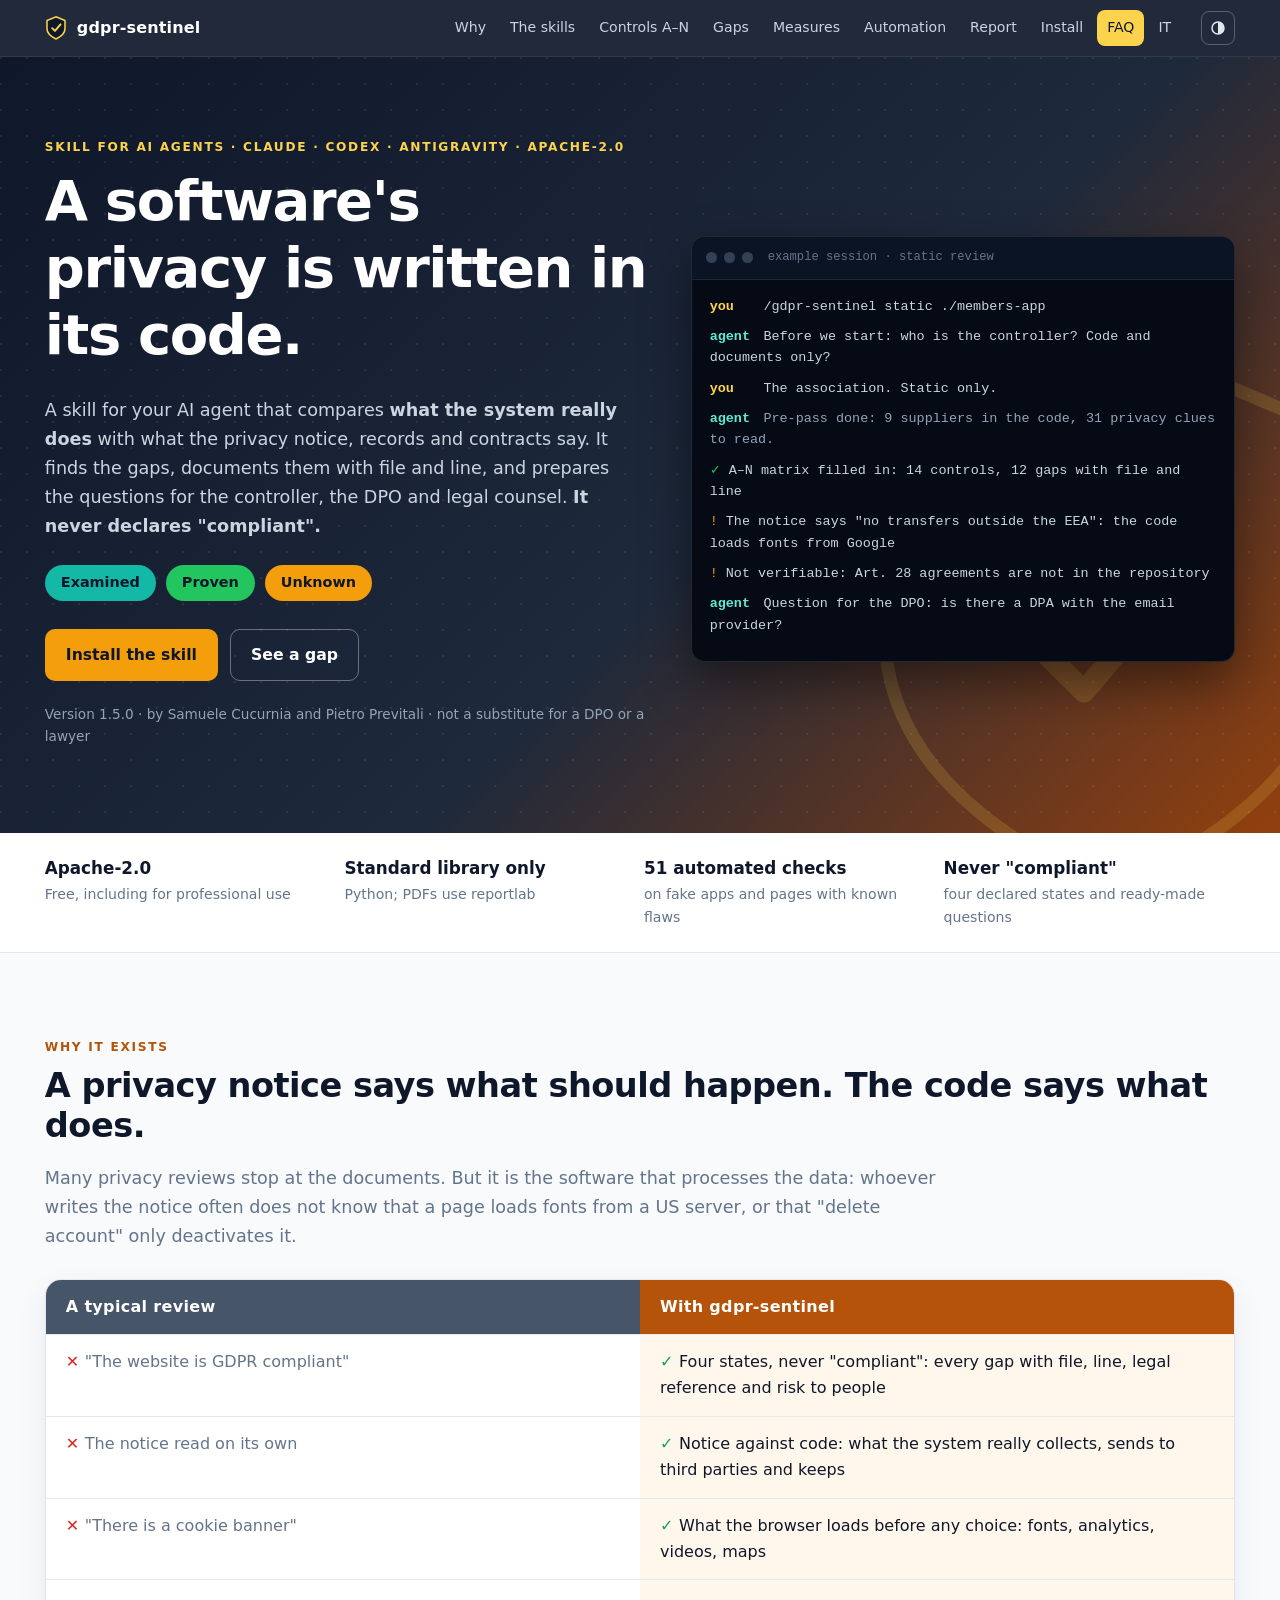
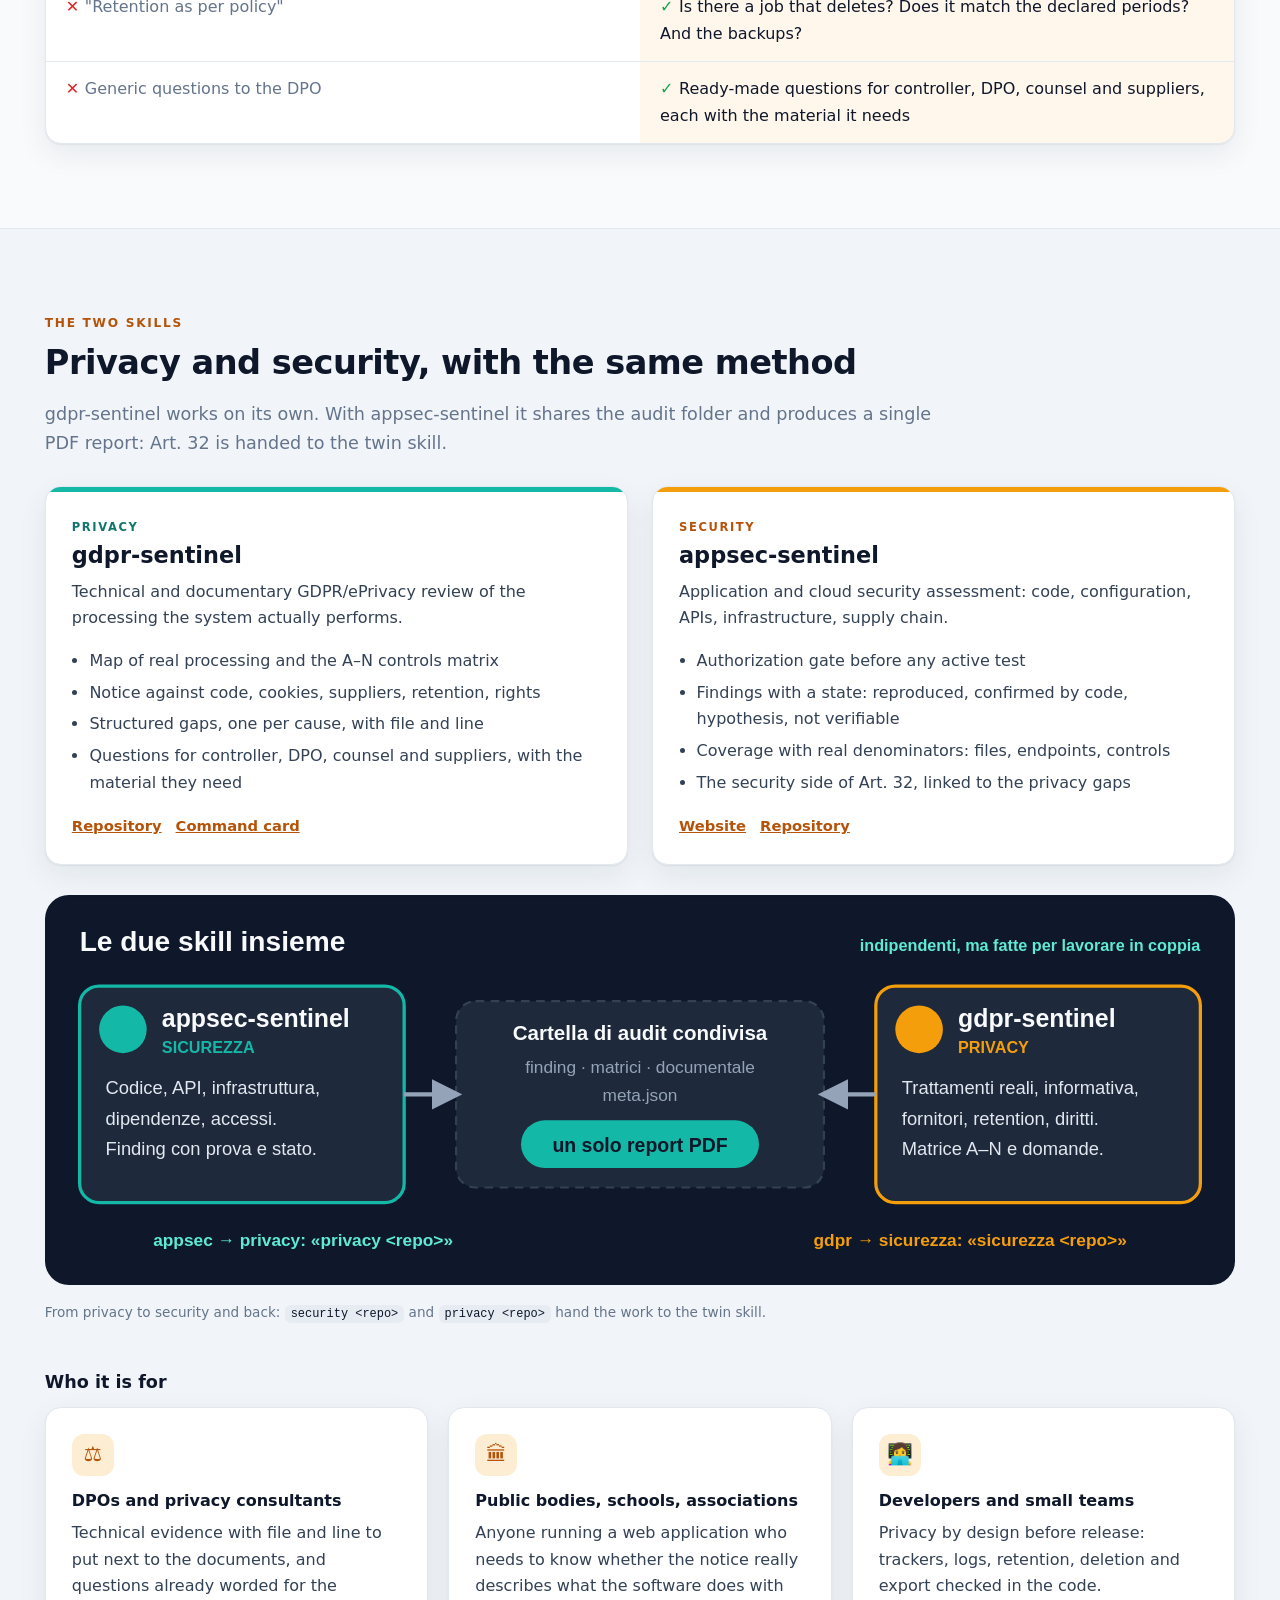
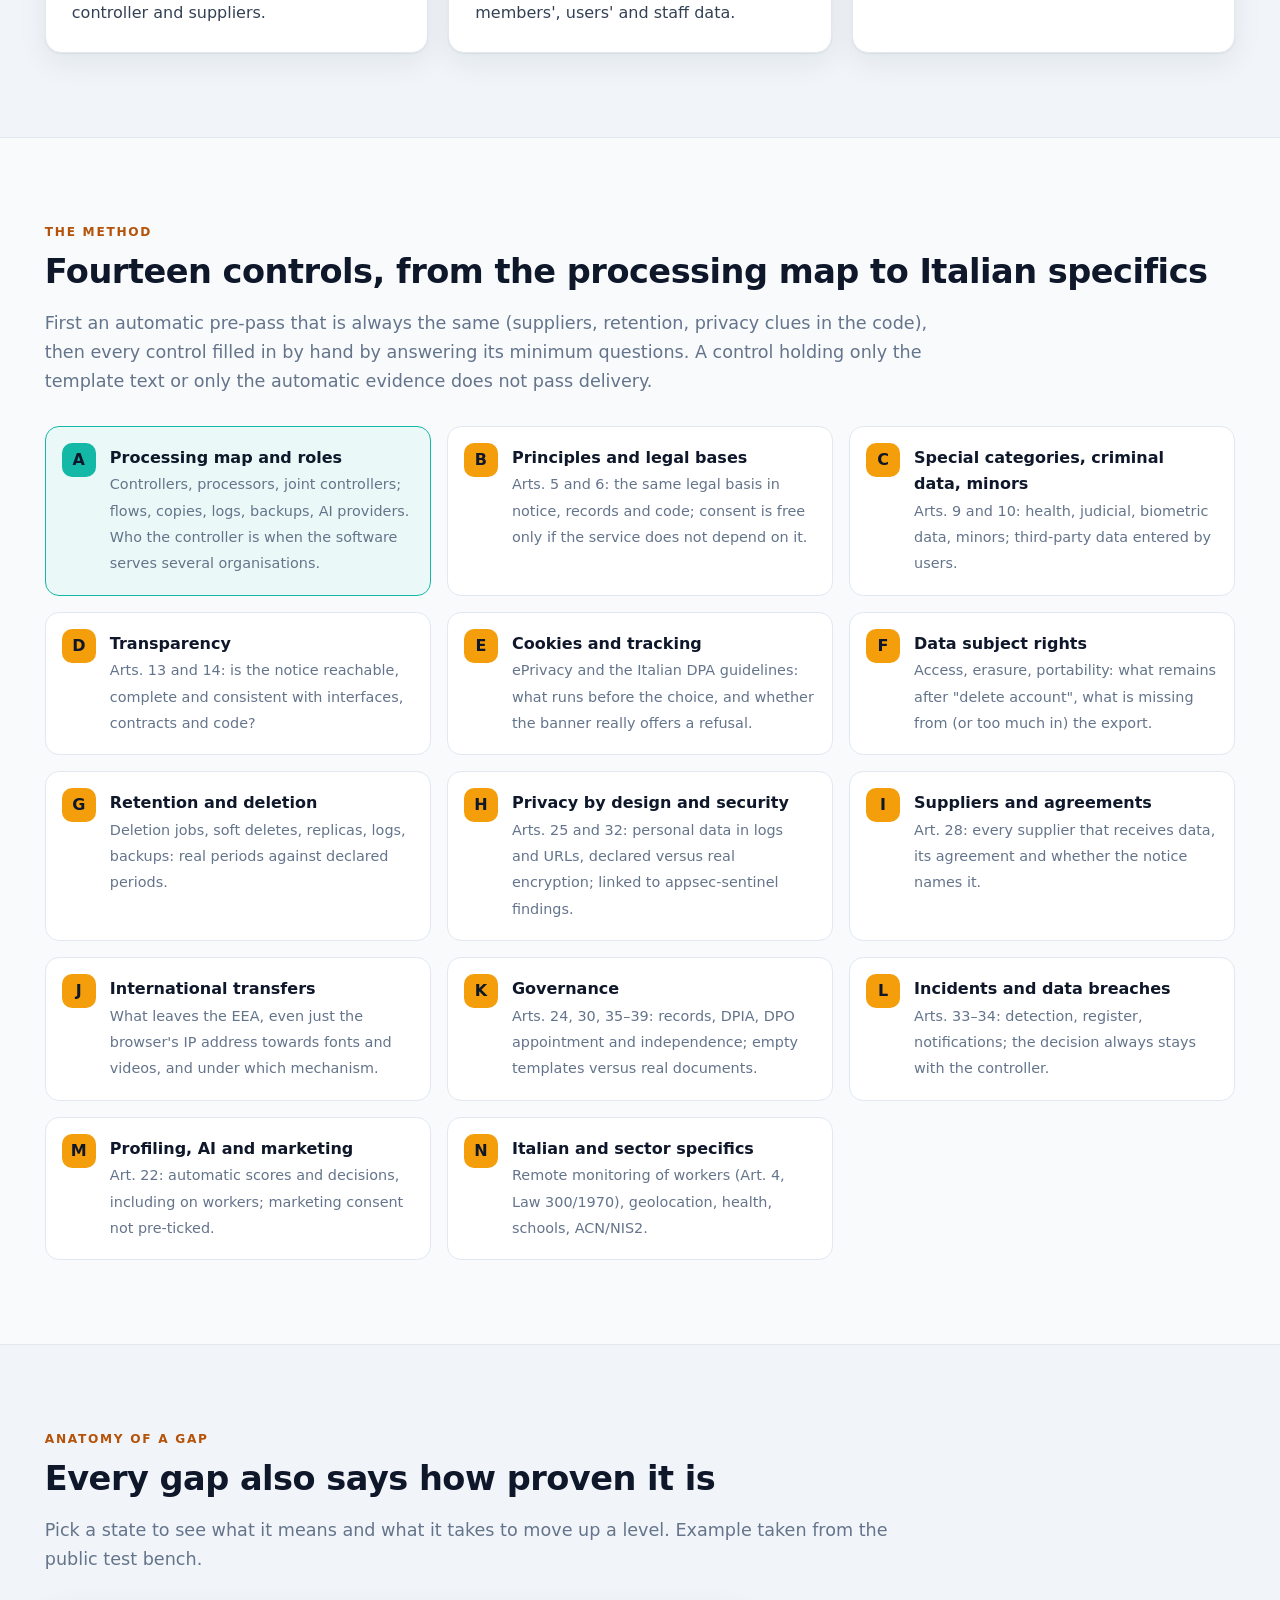
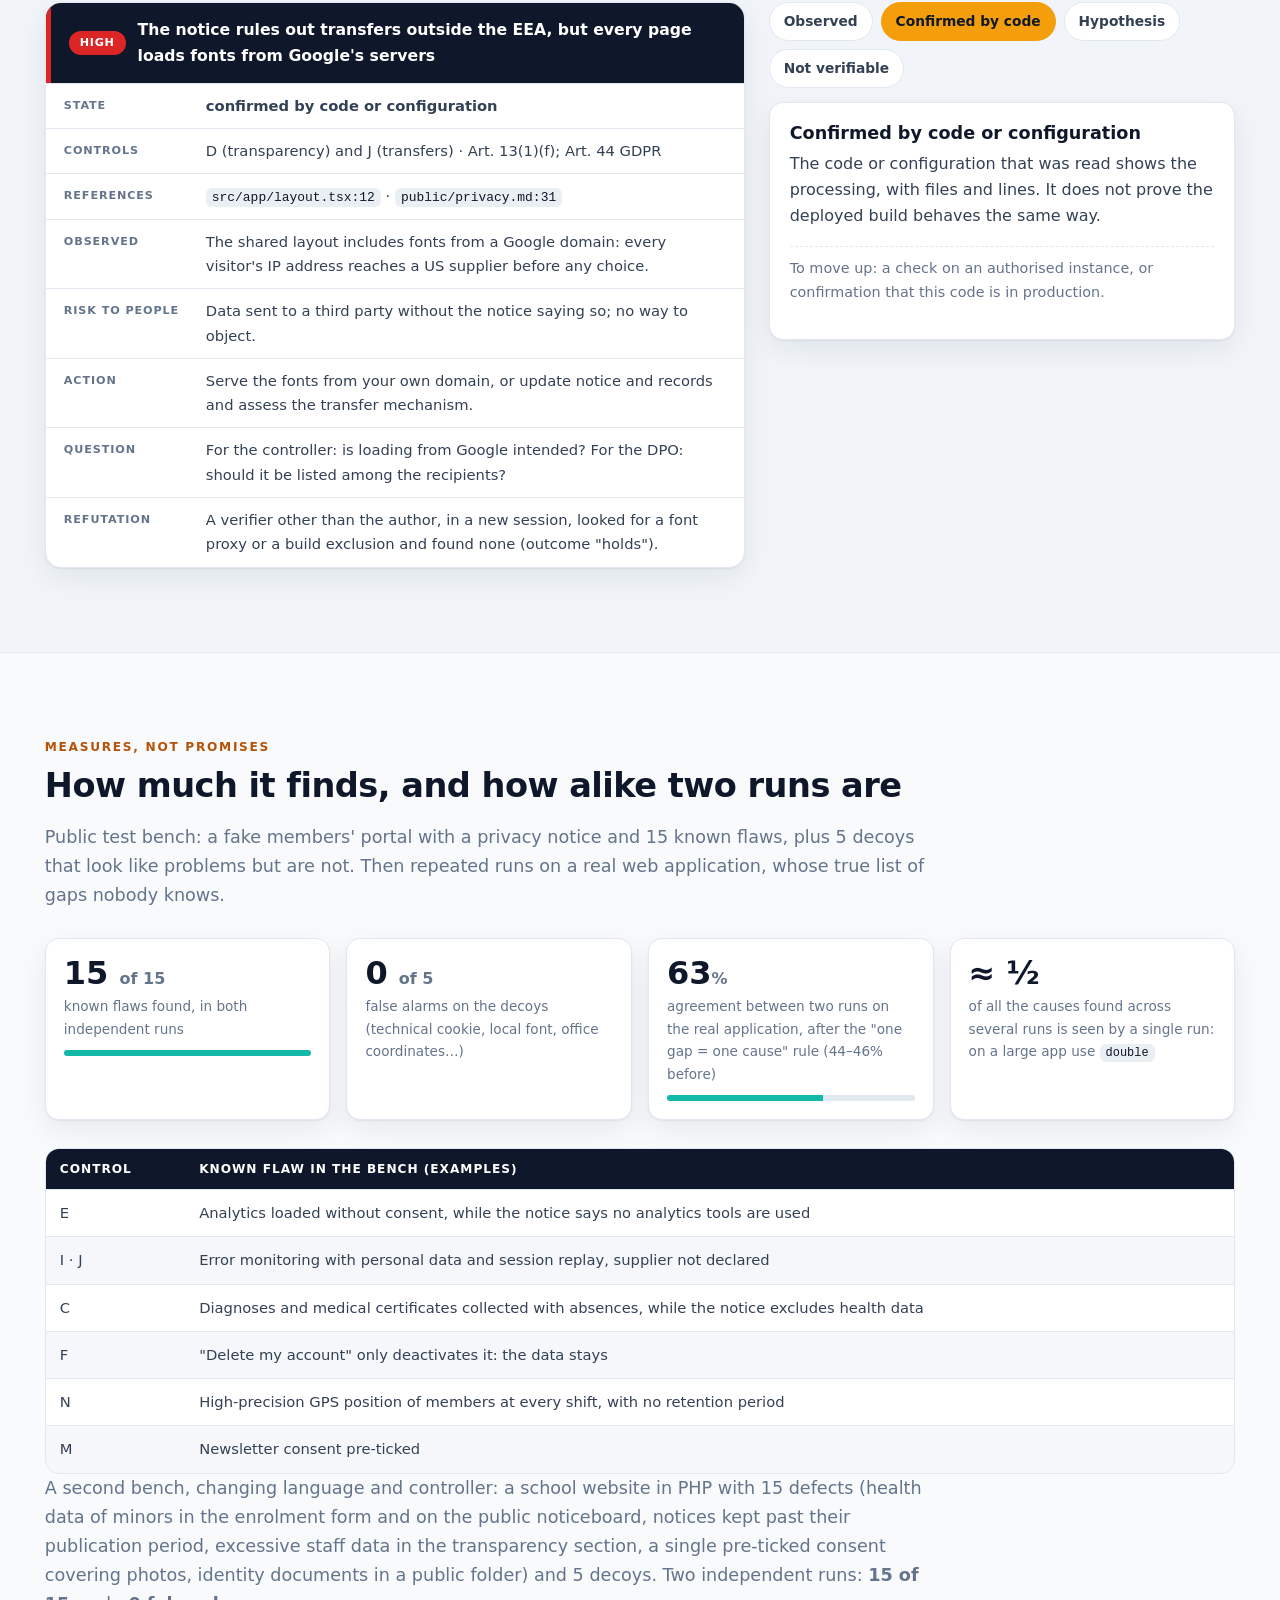
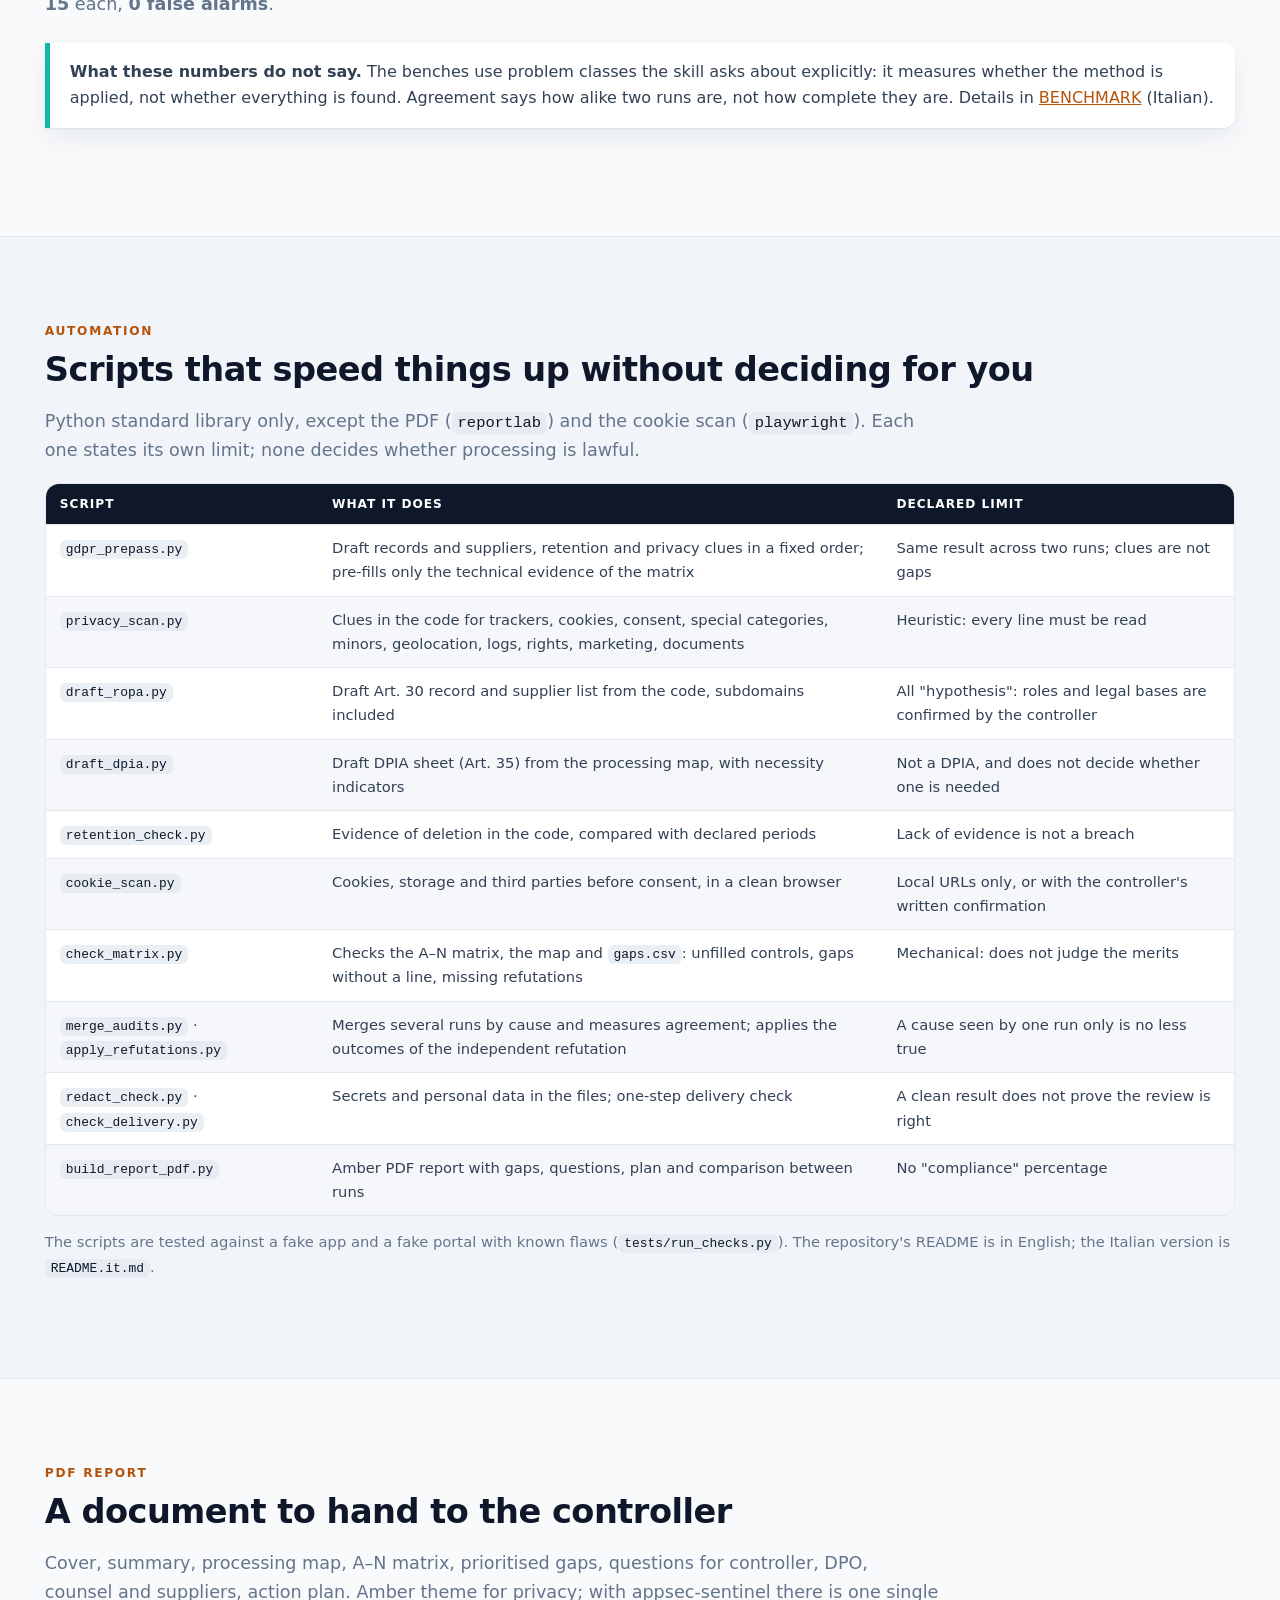
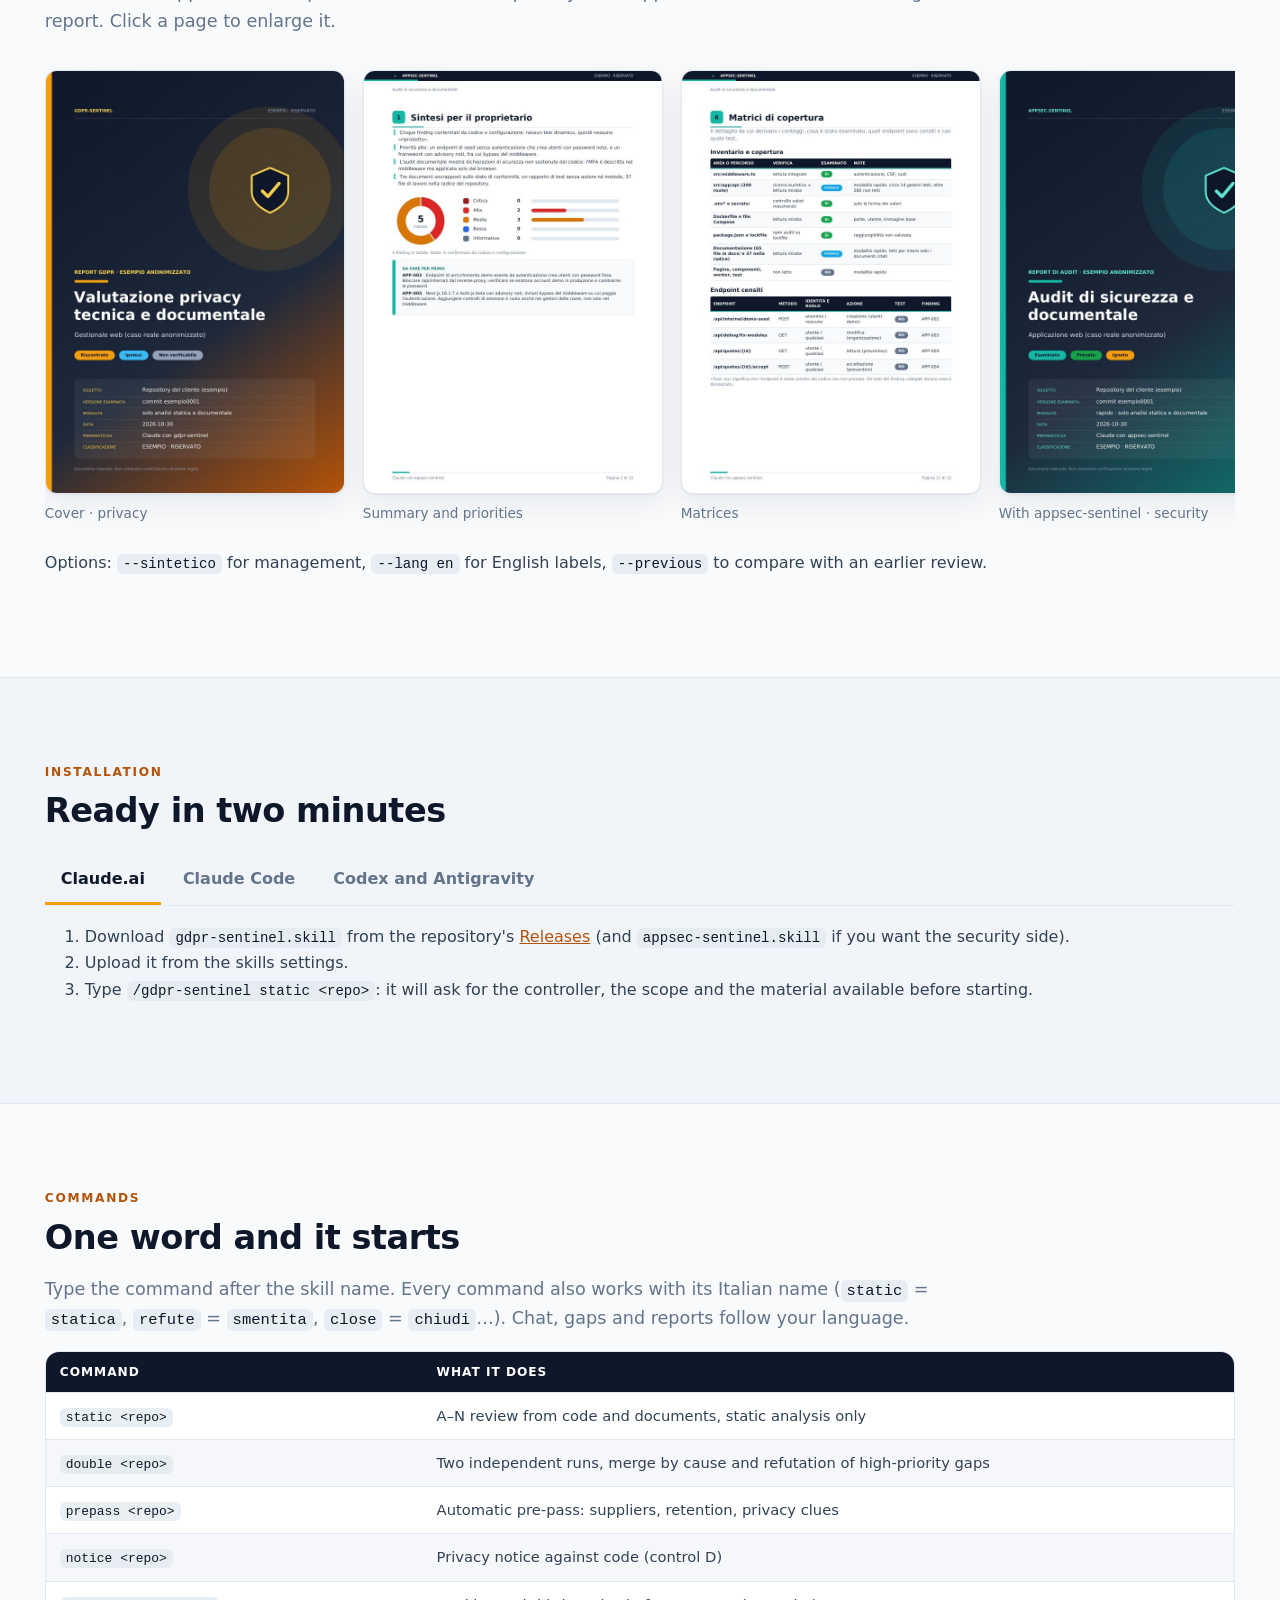
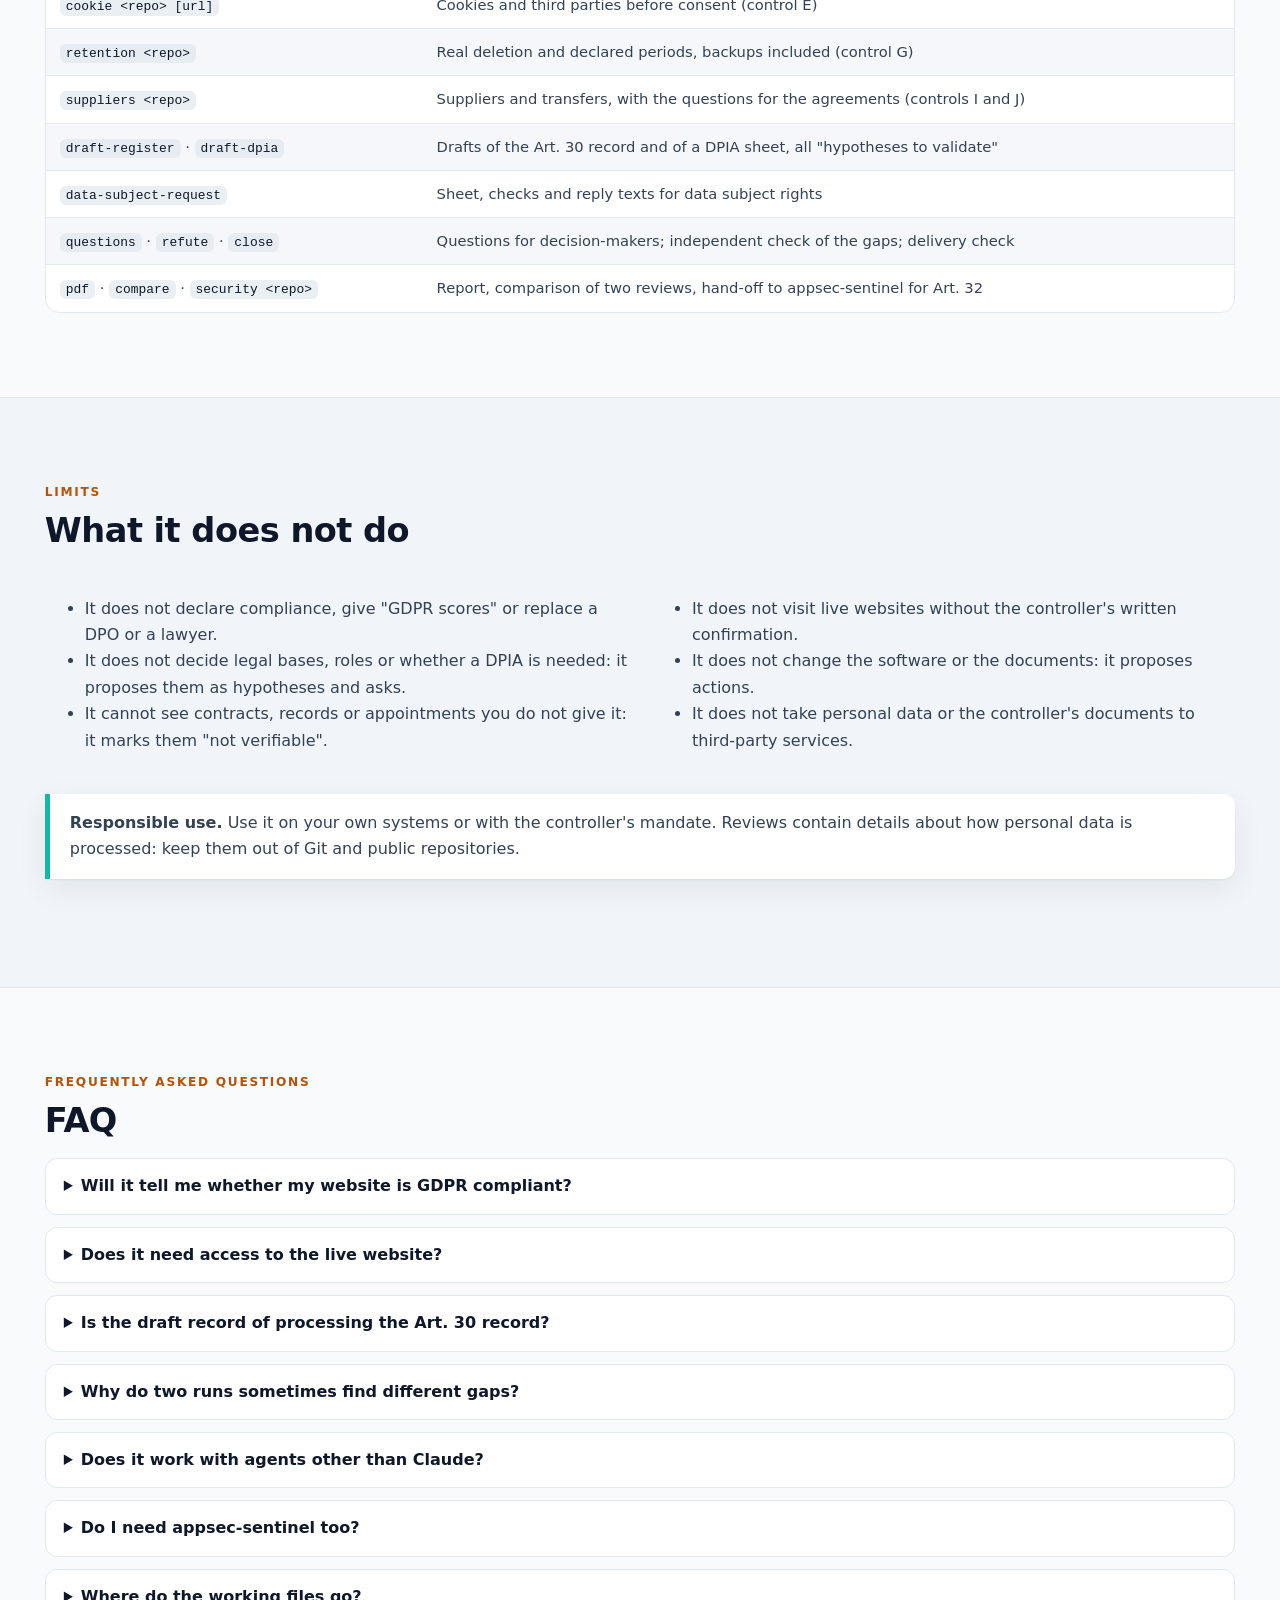
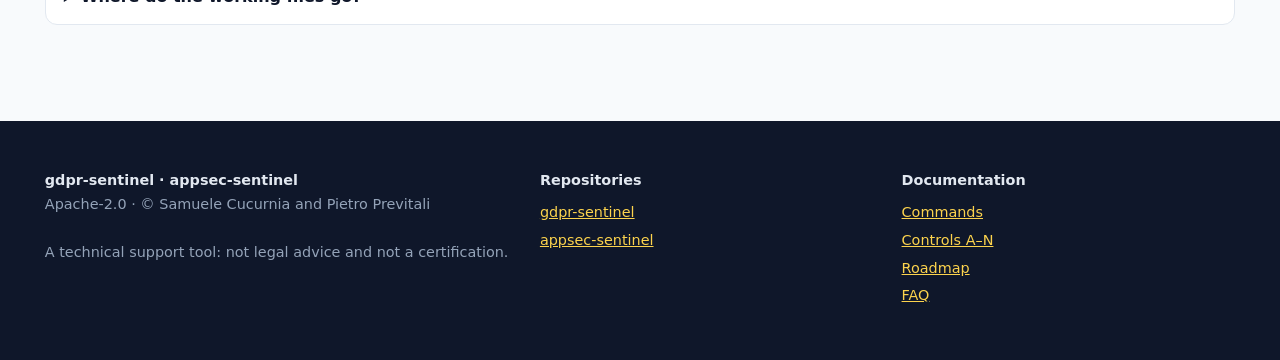
<file: site/index.en.html>
<!doctype html>
<html lang="en">
<head>
<meta charset="utf-8">
<meta name="viewport" content="width=device-width, initial-scale=1">
<title>gdpr-sentinel · privacy skill for AI agents</title>
<meta name="description" content="A skill for AI agents (built for Claude, also tried on Codex and Antigravity) for technical GDPR/ePrivacy review: it compares what the software really does with the privacy notice and records, documents gaps with file and line, and never declares compliance. Apache-2.0.">
<meta property="og:title" content="gdpr-sentinel">
<meta property="og:description" content="A software's privacy is written in its code: GDPR review for AI agents, with no compliance verdicts.">
<meta property="og:type" content="website">
<link rel="canonical" href="https://dextsamu.github.io/gdpr-sentinel/index.en.html">
<meta property="og:url" content="https://dextsamu.github.io/gdpr-sentinel/index.en.html">
<meta property="og:image" content="https://dextsamu.github.io/gdpr-sentinel/img/og.png">
<meta property="og:image:width" content="1280">
<meta property="og:image:height" content="640">
<meta property="og:locale" content="en_GB">
<meta name="twitter:card" content="summary_large_image">
<meta name="twitter:title" content="gdpr-sentinel">
<meta name="twitter:description" content="A software's privacy is written in its code: GDPR review for AI agents, with no compliance verdicts.">
<meta name="twitter:image" content="https://dextsamu.github.io/gdpr-sentinel/img/og.png">
<meta name="theme-color" content="#0f172a">
<link rel="alternate" hreflang="it" href="index.html">
<link rel="icon" href="data:image/svg+xml,%3Csvg xmlns='http://www.w3.org/2000/svg' viewBox='-60 -70 120 150'%3E%3Cpath d='M0,-60 L52,-38 L52,8 C52,38 26,56 0,68 C-26,56 -52,38 -52,8 L-52,-38 Z' fill='%230f172a' stroke='%23fcd34d' stroke-width='9'/%3E%3Cpath d='M-22,6 L-6,22 L26,-16' fill='none' stroke='%23fcd34d' stroke-width='11' stroke-linecap='round' stroke-linejoin='round'/%3E%3C/svg%3E">
<style>
:root{
  --bg:#f8fafc; --surface:#ffffff; --ink:#0f172a; --ink2:#334155; --muted:#64748b; --line:#e2e8f0;
  --teal:#f59e0b; --teal-d:#b45309; --teal-l:#fcd34d; --amber:#14b8a6; --amber-d:#0f766e; --green:#16a34a; --red:#dc2626;
  --code-bg:#0f172a; --code-ink:#e2e8f0; --shadow:0 1px 2px rgba(15,23,42,.06),0 10px 30px rgba(15,23,42,.07);
  --link:#b45309; --soft:#f1f5f9;
}
@media (prefers-color-scheme: dark){
  :root:not([data-theme="light"]){
    --bg:#0b1220; --surface:#111a2e; --ink:#f1f5f9; --ink2:#cbd5e1; --muted:#94a3b8; --line:#1e293b; --soft:#0f1829;
    --code-bg:#050a14; --shadow:0 1px 2px rgba(0,0,0,.4),0 10px 30px rgba(0,0,0,.35); --link:#fcd34d; --amber-d:#5eead4; --teal-d:#fcd34d;
  }
}
:root[data-theme="dark"]{
  --bg:#0b1220; --surface:#111a2e; --ink:#f1f5f9; --ink2:#cbd5e1; --muted:#94a3b8; --line:#1e293b; --soft:#0f1829;
  --code-bg:#050a14; --shadow:0 1px 2px rgba(0,0,0,.4),0 10px 30px rgba(0,0,0,.35); --link:#fcd34d; --amber-d:#5eead4; --teal-d:#fcd34d;
}
*{box-sizing:border-box}
html{scroll-behavior:smooth;scroll-padding-top:76px}
body{margin:0;background:var(--bg);color:var(--ink2);font:16px/1.65 system-ui,-apple-system,"Segoe UI",Roboto,"Helvetica Neue",Arial,sans-serif;-webkit-font-smoothing:antialiased}
a{color:var(--link)}
.wrap{max-width:1360px;margin:0 auto;padding:0 clamp(20px,3.5vw,56px)}
h1,h2,h3{color:var(--ink);line-height:1.2;margin:0 0 .5em}
h2{font-size:clamp(1.55rem,3vw,2.1rem);letter-spacing:-.015em}
h3{font-size:1.1rem}
p{margin:0 0 1em}
.kicker{font-size:.76rem;letter-spacing:.14em;text-transform:uppercase;font-weight:700;color:var(--teal-d);margin-bottom:.6rem}
section{padding:84px 0}
section+section{border-top:1px solid var(--line)}
section.alt{background:var(--soft)}
.lead{font-size:1.1rem;color:var(--muted);max-width:80ch}
.mt{margin-top:28px}

/* progress + header */
#progress{position:fixed;top:0;left:0;height:3px;width:0;background:linear-gradient(90deg,var(--teal),var(--amber));z-index:50}
header.top{position:sticky;top:0;z-index:40;background:rgba(15,23,42,.92);backdrop-filter:blur(10px);border-bottom:1px solid rgba(255,255,255,.08)}
.nav{display:flex;align-items:center;gap:20px;height:56px}
.brand{display:flex;align-items:center;gap:10px;color:#fff;text-decoration:none;font-weight:700;letter-spacing:.01em}
.brand svg{width:22px;height:26px}
.nav nav{margin-left:auto;display:flex;gap:4px;flex-wrap:wrap}
.nav nav a{color:#cbd5e1;text-decoration:none;font-size:.88rem;padding:6px 10px;border-radius:8px}
.nav nav a:hover{color:#fff;background:rgba(255,255,255,.06)}
.nav nav a.on{color:#0f172a;background:var(--teal-l)}
.theme{display:grid;place-items:center;padding:0;background:transparent;border:1px solid rgba(255,255,255,.25);color:#e2e8f0;border-radius:8px;width:34px;height:34px;cursor:pointer}
.theme:hover{background:rgba(255,255,255,.08)}
:where(a,summary,button,[role=tab],[tabindex]):focus-visible{outline:3px solid var(--amber);outline-offset:2px;border-radius:6px}
@media (max-width:900px){.nav nav a:not(.keep){display:none}}

/* hero */
.hero{position:relative;overflow:hidden;color:#e2e8f0;padding:80px 0 72px;background:
  radial-gradient(circle at 1px 1px,rgba(255,255,255,.08) 1.4px,transparent 1.6px) 0 0/26px 26px,
  linear-gradient(135deg,#0f172a 0%,#1e293b 58%,#92400e 100%)}
.hero .bgshield{position:absolute;right:-90px;bottom:-110px;width:520px;opacity:.16}
.hero .cols{position:relative;display:grid;grid-template-columns:1.05fr .95fr;gap:44px;align-items:center}
@media (max-width:900px){.hero .cols{grid-template-columns:1fr}.hero{padding:56px 0 52px}}
.hero h1{color:#fff;font-size:clamp(2.1rem,5vw,3.5rem);letter-spacing:-.025em;max-width:16ch}
.hero p.sub{max-width:52ch;font-size:1.1rem;color:#cbd5e1}
.pills{display:flex;gap:10px;flex-wrap:wrap;margin:24px 0 28px}
.pill{display:inline-block;padding:6px 16px;border-radius:999px;font-weight:700;font-size:.9rem;color:#0f172a}
.pill.t{background:#14b8a6}.pill.g{background:#22c55e}.pill.a{background:#f59e0b}
.cta{display:flex;gap:12px;flex-wrap:wrap}
.btn{display:inline-flex;align-items:center;gap:8px;padding:12px 20px;border-radius:10px;font-weight:700;text-decoration:none;font-size:.98rem;border:1.5px solid transparent;cursor:pointer;font-family:inherit}
.btn.primary{background:var(--teal);color:#0f172a}
.btn.primary:hover{background:var(--teal-l)}
.btn.ghost{border-color:rgba(255,255,255,.35);color:#fff;background:transparent}
.btn.ghost:hover{background:rgba(255,255,255,.08)}
.meta{margin-top:22px;font-size:.85rem;color:#94a3b8}

/* terminal */
.term{background:#050a14;border:1px solid rgba(255,255,255,.12);border-radius:14px;box-shadow:0 20px 50px rgba(0,0,0,.45);overflow:hidden;font:.84rem/1.6 ui-monospace,SFMono-Regular,Menlo,Consolas,monospace}
.term .bar{display:flex;gap:7px;padding:11px 14px;background:#0b1424;border-bottom:1px solid rgba(255,255,255,.08);align-items:center}
.term .bar i{width:11px;height:11px;border-radius:50%;background:#334155}
.term .bar span{margin-left:8px;color:#64748b;font-size:.76rem}
.term .body{padding:16px 18px;min-height:330px}
.term .ln{margin:0 0 .65em;color:#cbd5e1;opacity:0;transform:translateY(4px);animation:ln .5s forwards}
.term .who{display:inline-block;min-width:3.4em;font-weight:700}
.term .u{color:#fcd34d}.term .c{color:#5eead4}
.term .dim{color:#94a3b8}
.term .ok{color:#22c55e}.term .warn{color:#f59e0b}
@keyframes ln{to{opacity:1;transform:none}}
@media (prefers-reduced-motion:reduce){.term .ln{animation:none;opacity:1;transform:none}}

/* trust strip */
.trust{background:var(--surface);border-bottom:1px solid var(--line)}
.trust .wrap{display:grid;grid-template-columns:repeat(4,1fr);gap:8px;padding-top:22px;padding-bottom:22px}
@media (max-width:820px){.trust .wrap{grid-template-columns:1fr 1fr}}
.trust div{font-size:.88rem;color:var(--muted)}
.trust b{display:block;color:var(--ink);font-size:1.05rem}

/* cards */
.grid2{display:grid;grid-template-columns:1fr 1fr;gap:24px}
.grid3{display:grid;grid-template-columns:repeat(3,1fr);gap:20px}
@media (max-width:860px){.grid2,.grid3{grid-template-columns:1fr}}
.card{background:var(--surface);border:1px solid var(--line);border-radius:16px;padding:26px;box-shadow:var(--shadow);position:relative;overflow:hidden}
.card.acc::before{content:"";position:absolute;inset:0 0 auto 0;height:5px;background:var(--accent)}
.card.sec{--accent:var(--teal)}.card.pri{--accent:var(--amber)}
.tag{font-size:.72rem;letter-spacing:.14em;font-weight:700;text-transform:uppercase;color:var(--teal-d)}
.card.pri .tag{color:var(--amber-d)}
.card h3{font-size:1.4rem;margin:.2rem 0 .6rem}
.card ul{padding-left:1.1rem;margin:0 0 1.1rem}
.card li{margin:.35rem 0}
.links{display:flex;gap:14px;flex-wrap:wrap;font-size:.92rem;font-weight:600}
.ico{width:42px;height:42px;border-radius:12px;display:grid;place-items:center;background:color-mix(in srgb,var(--teal) 18%,transparent);color:var(--teal-d);font-size:1.3rem;margin-bottom:12px}

/* compare */
.cmp{display:grid;grid-template-columns:1fr 1fr;border:1px solid var(--line);border-radius:16px;overflow:hidden;background:var(--surface);box-shadow:var(--shadow)}
.cmp>div{padding:14px 20px;border-top:1px solid var(--line)}
.cmp .h{border-top:0;font-weight:800;letter-spacing:.02em;color:#fff}
.cmp .h.a{background:#475569;color:#fff}.cmp .h.b{background:#b45309;color:#fff}
.cmp .a{color:var(--muted)}.cmp .b{color:var(--ink);background:color-mix(in srgb,var(--teal) 8%,transparent)}
.cmp .a::before{content:"✕  ";color:var(--red);font-weight:700}
.cmp .b::before{content:"✓  ";color:var(--green);font-weight:700}
.cmp .h::before{content:none!important}
@media (max-width:700px){.cmp{grid-template-columns:1fr}.cmp .h.b{margin-top:0}}

/* timeline */
.tl{list-style:none;padding:0;margin:30px 0 0;display:grid;grid-template-columns:repeat(3,1fr);gap:16px;counter-reset:t}
@media (max-width:860px){.tl{grid-template-columns:1fr}}
.tl li{counter-increment:t;background:var(--surface);border:1px solid var(--line);border-radius:14px;padding:18px 18px 18px 64px;position:relative}
.tl li::before{content:counter(t);position:absolute;left:16px;top:16px;width:34px;height:34px;border-radius:10px;background:var(--teal);color:#0f172a;font-weight:800;display:grid;place-items:center}
.tl li.gate{counter-increment:none;border-color:var(--amber);background:color-mix(in srgb,var(--amber) 9%,var(--surface))}
.tl li.gate::before{content:"0";background:var(--amber)}
.tl b{color:var(--ink);display:block}
.tl span{font-size:.9rem;color:var(--muted)}
.tl .only{display:inline-block;font-size:.7rem;font-weight:700;letter-spacing:.06em;text-transform:uppercase;background:var(--amber);color:#0f172a;border-radius:999px;padding:1px 8px;margin-left:6px}

/* finding anatomy */
.anat{display:grid;grid-template-columns:1.2fr .8fr;gap:24px;align-items:start;margin-top:28px}
@media (max-width:900px){.anat{grid-template-columns:1fr}}
.fcard{background:var(--surface);border:1px solid var(--line);border-radius:16px;box-shadow:var(--shadow);overflow:hidden}
.fhead{background:#0f172a;color:#fff;padding:14px 18px;display:flex;gap:12px;align-items:center;border-left:5px solid var(--red)}
.fhead b{font-size:.98rem;flex:1}
.sev{background:var(--red);color:#fff;font-size:.7rem;font-weight:800;letter-spacing:.06em;border-radius:999px;padding:3px 11px}
.frow{display:grid;grid-template-columns:130px 1fr;gap:12px;padding:10px 18px;border-top:1px solid var(--line);font-size:.92rem}
.frow>span:first-child{font-size:.7rem;font-weight:800;letter-spacing:.08em;text-transform:uppercase;color:var(--muted);padding-top:3px}
@media (max-width:560px){.frow{grid-template-columns:1fr;gap:2px}}
.chips{display:flex;gap:8px;flex-wrap:wrap;margin-bottom:14px}
.chip{border:1.5px solid var(--line);background:var(--surface);color:var(--ink2);border-radius:999px;padding:7px 14px;font:inherit;font-size:.86rem;font-weight:600;cursor:pointer}
.chip[aria-selected=true]{background:var(--teal);border-color:var(--teal);color:#0f172a}
.expl{background:var(--surface);border:1px solid var(--line);border-radius:14px;padding:20px;box-shadow:var(--shadow)}
.expl h3{margin-bottom:.4em}
.expl .need{font-size:.9rem;color:var(--muted);border-top:1px dashed var(--line);padding-top:10px;margin-top:10px}

/* stats */
.stats{display:grid;grid-template-columns:repeat(4,1fr);gap:16px;margin:28px 0}
@media (max-width:860px){.stats{grid-template-columns:1fr 1fr}}
.stat{background:var(--surface);border:1px solid var(--line);border-radius:14px;padding:18px;box-shadow:var(--shadow)}
.stat .n{font-size:2rem;font-weight:800;color:var(--ink);line-height:1}
.stat .n small{font-size:1rem;color:var(--muted);font-weight:600}
.stat .l{font-size:.85rem;color:var(--muted);margin-top:6px}
.stat .bar{height:6px;border-radius:3px;background:var(--line);margin-top:10px;overflow:hidden}
.stat .bar i{display:block;height:100%;background:var(--amber)}

/* tables */
.tw{overflow-x:auto;border:1px solid var(--line);border-radius:14px;background:var(--surface)}
table{border-collapse:collapse;width:100%;font-size:.92rem}
th{background:#0f172a;color:#fff;text-align:left;padding:10px 14px;font-size:.76rem;letter-spacing:.08em;text-transform:uppercase}
td{padding:11px 14px;border-top:1px solid var(--line);vertical-align:top}
tbody tr:nth-child(even){background:color-mix(in srgb,var(--line) 35%,transparent)}
@media (max-width:760px){table{min-width:620px}}
code{font:.88em ui-monospace,SFMono-Regular,Menlo,Consolas,monospace;background:color-mix(in srgb,var(--line) 70%,transparent);padding:2px 6px;border-radius:6px;color:var(--ink)}
.codebox{position:relative;margin:0 0 1rem}
pre{background:var(--code-bg);color:var(--code-ink);padding:16px 18px;border-radius:12px;overflow-x:auto;font:.88rem/1.65 ui-monospace,SFMono-Regular,Menlo,Consolas,monospace;margin:0}
pre code{background:none;color:inherit;padding:0}
.copy{position:absolute;top:8px;right:8px;background:rgba(255,255,255,.1);color:#e2e8f0;border:1px solid rgba(255,255,255,.2);border-radius:8px;font:inherit;font-size:.76rem;padding:4px 10px;cursor:pointer}
.copy:hover{background:rgba(255,255,255,.2)}
.filters{display:flex;gap:8px;margin:20px 0 14px;flex-wrap:wrap}
tr.hide{display:none}
.dot{display:inline-block;width:9px;height:9px;border-radius:50%;margin-right:6px}
.dot.s{background:var(--teal)}.dot.p{background:var(--amber)}.dot.x{background:#6366f1}

/* gallery */
.gal{display:flex;gap:18px;overflow-x:auto;scroll-snap-type:x mandatory;padding:8px 2px 18px;margin-top:26px}
.gal figure{flex:0 0 min(300px,78vw);scroll-snap-align:start;margin:0}
.gal button{display:block;border:0;padding:0;background:none;cursor:zoom-in;width:100%}
.gal img{width:100%;height:auto;border-radius:12px;border:1px solid var(--line);background:#fff;box-shadow:var(--shadow);display:block}
figcaption{font-size:.85rem;color:var(--muted);margin-top:8px}
dialog{border:0;padding:0;background:transparent;max-width:min(92vw,820px);max-height:92vh}
dialog::backdrop{background:rgba(2,6,23,.8)}
dialog img{width:100%;max-height:90vh;object-fit:contain;border-radius:10px;background:#fff}
dialog form{position:absolute;top:8px;right:8px}
dialog button.x{background:#0f172a;color:#fff;border:1px solid rgba(255,255,255,.3);border-radius:8px;padding:6px 12px;cursor:pointer;font:inherit}
.suite{margin:30px 0 8px}
.suite img{width:100%;height:auto;border-radius:14px}

/* tabs */
.tabs{display:flex;gap:6px;border-bottom:1px solid var(--line);margin:24px 0 18px}
.tabs button{background:none;border:0;border-bottom:3px solid transparent;font:inherit;font-weight:700;color:var(--muted);padding:10px 16px;cursor:pointer}
.tabs button[aria-selected=true]{color:var(--ink);border-bottom-color:var(--teal)}
.tabs button.p[aria-selected=true]{border-bottom-color:var(--amber)}
[role=tabpanel][hidden]{display:none}

/* faq */
details{background:var(--surface);border:1px solid var(--line);border-radius:12px;padding:14px 18px;margin-bottom:12px}
summary{cursor:pointer;font-weight:700;color:var(--ink)}
details[open] summary{margin-bottom:8px}
.notice{border-left:5px solid var(--amber);background:var(--surface);border-radius:0 12px 12px 0;padding:16px 20px;margin:24px 0;box-shadow:var(--shadow)}
footer{background:#0f172a;color:#94a3b8;padding:48px 0;font-size:.9rem}
footer a{color:#fcd34d}
footer .row{display:grid;grid-template-columns:1.4fr 1fr 1fr;gap:28px}
@media (max-width:760px){footer .row{grid-template-columns:1fr}}
footer h4{color:#e2e8f0;margin:0 0 8px;font-size:.9rem}
footer ul{list-style:none;margin:0;padding:0}footer li{margin:4px 0}

/* reveal */
.js .rv{opacity:0;transform:translateY(14px);transition:opacity .6s ease,transform .6s ease}
.js .rv.in{opacity:1;transform:none}
@media (prefers-reduced-motion:reduce){.js .rv{opacity:1;transform:none;transition:none}html{scroll-behavior:auto}}
.skip{position:absolute;left:-999px;top:8px;background:#fff;color:#0f172a;padding:8px 12px;border-radius:8px;z-index:100}
.skip:focus{left:8px}
.tl li[data-l]::before{content:attr(data-l)}
</style>
<script>document.documentElement.classList.add('js')</script>
</head>
<body>
<div id="progress" aria-hidden="true"></div>
<a class="skip" href="#contenuto">Skip to content</a>
<header class="top">
  <div class="wrap nav">
    <a class="brand" href="#">
      <svg viewBox="-60 -70 120 150" aria-hidden="true"><path d="M0,-60 L52,-38 L52,8 C52,38 26,56 0,68 C-26,56 -52,38 -52,8 L-52,-38 Z" fill="#0f172a" stroke="#fcd34d" stroke-width="9"/><path d="M-22,6 L-6,22 L26,-16" fill="none" stroke="#fcd34d" stroke-width="11" stroke-linecap="round" stroke-linejoin="round"/></svg>
      gdpr-sentinel
    </a>
    <nav aria-label="Sections">
      <a href="#differenza">Why</a><a href="#skill">The skills</a><a href="#controlli">Controls A–N</a><a href="#gap">Gaps</a><a href="#misure">Measures</a><a href="#automazioni">Automation</a><a href="#report">Report</a><a class="keep" href="#installa">Install</a><a href="#faq">FAQ</a><a class="keep" href="index.html" hreflang="it" lang="it">IT</a>
    </nav>
    <button class="theme" id="theme" aria-label="Switch light or dark theme" title="Theme"><svg viewBox="0 0 24 24" width="18" height="18" aria-hidden="true"><circle cx="12" cy="12" r="8" fill="none" stroke="currentColor" stroke-width="2"/><path d="M12 4a8 8 0 0 1 0 16z" fill="currentColor"/></svg></button>
  </div>
</header>

<main id="contenuto">
<div class="hero">
  <svg class="bgshield" viewBox="-60 -70 120 150" aria-hidden="true"><path d="M0,-60 L52,-38 L52,8 C52,38 26,56 0,68 C-26,56 -52,38 -52,8 L-52,-38 Z" fill="none" stroke="#fcd34d" stroke-width="3"/><path d="M-22,6 L-6,22 L26,-16" fill="none" stroke="#fcd34d" stroke-width="5" stroke-linecap="round" stroke-linejoin="round"/></svg>
  <div class="wrap cols">
    <div>
      <p class="kicker" style="color:#fcd34d">Skill for AI agents · Claude · Codex · Antigravity · Apache-2.0</p>
      <h1>A software's privacy is written in its code.</h1>
      <p class="sub">A skill for your AI agent that compares <strong>what the system really does</strong> with what the privacy notice, records and contracts say. It finds the gaps, documents them with file and line, and prepares the questions for the controller, the DPO and legal counsel. <strong>It never declares "compliant".</strong></p>
      <div class="pills" aria-label="The three categories of every statement">
        <span class="pill t">Examined</span><span class="pill g">Proven</span><span class="pill a">Unknown</span>
      </div>
      <div class="cta">
        <a class="btn primary" href="#installa">Install the skill</a>
        <a class="btn ghost" href="#gap">See a gap</a>
      </div>
      <p class="meta">Version 1.5.0 · by Samuele Cucurnia and Pietro Previtali · not a substitute for a DPO or a lawyer</p>
    </div>
    <div class="term" role="img" aria-label="Example session: the skill asks for the controller and scope, then reports gaps, items it cannot verify and questions for the DPO">
      <div class="bar"><i></i><i></i><i></i><span>example session · static review</span></div>
      <div class="body">
        <p class="ln" style="animation-delay:.3s"><span class="who u">you</span> /gdpr-sentinel static ./members-app</p>
        <p class="ln" style="animation-delay:1.1s"><span class="who c">agent</span> Before we start: who is the controller? Code and documents only?</p>
        <p class="ln" style="animation-delay:1.9s"><span class="who u">you</span> The association. Static only.</p>
        <p class="ln dim" style="animation-delay:2.7s"><span class="who c">agent</span> Pre-pass done: 9 suppliers in the code, 31 privacy clues to read.</p>
        <p class="ln" style="animation-delay:3.7s"><span class="ok">✓</span> A–N matrix filled in: 14 controls, 12 gaps with file and line</p>
        <p class="ln" style="animation-delay:4.2s"><span class="warn">!</span> The notice says "no transfers outside the EEA": the code loads fonts from Google</p>
        <p class="ln" style="animation-delay:4.7s"><span class="warn">!</span> Not verifiable: Art. 28 agreements are not in the repository</p>
        <p class="ln" style="animation-delay:5.4s"><span class="who c">agent</span> Question for the DPO: is there a DPA with the email provider?</p>
      </div>
    </div>
  </div>
</div>

<div class="trust"><div class="wrap">
  <div><b>Apache-2.0</b>Free, including for professional use</div>
  <div><b>Standard library only</b>Python; PDFs use reportlab</div>
  <div><b>51 automated checks</b>on fake apps and pages with known flaws</div>
  <div><b>Never "compliant"</b>four declared states and ready-made questions</div>
</div></div>

<section id="differenza">
  <div class="wrap">
    <p class="kicker">Why it exists</p>
    <h2>A privacy notice says what should happen. The code says what does.</h2>
    <p class="lead">Many privacy reviews stop at the documents. But it is the software that processes the data: whoever writes the notice often does not know that a page loads fonts from a US server, or that "delete account" only deactivates it.</p>
    <div class="cmp mt rv" role="table" aria-label="Comparison between a typical review and the skill's review">
      <div class="h a" role="columnheader">A typical review</div><div class="h b" role="columnheader">With gdpr-sentinel</div>
      <div class="a" role="cell">"The website is GDPR compliant"</div><div class="b" role="cell">Four states, never "compliant": every gap with file, line, legal reference and risk to people</div>
      <div class="a" role="cell">The notice read on its own</div><div class="b" role="cell">Notice against code: what the system really collects, sends to third parties and keeps</div>
      <div class="a" role="cell">"There is a cookie banner"</div><div class="b" role="cell">What the browser loads before any choice: fonts, analytics, videos, maps</div>
      <div class="a" role="cell">"Retention as per policy"</div><div class="b" role="cell">Is there a job that deletes? Does it match the declared periods? And the backups?</div>
      <div class="a" role="cell">Generic questions to the DPO</div><div class="b" role="cell">Ready-made questions for controller, DPO, counsel and suppliers, each with the material it needs</div>
    </div>
  </div>
</section>

<section id="skill" class="alt">
  <div class="wrap">
    <p class="kicker">The two skills</p>
    <h2>Privacy and security, with the same method</h2>
    <p class="lead">gdpr-sentinel works on its own. With appsec-sentinel it shares the audit folder and produces a single PDF report: Art. 32 is handed to the twin skill.</p>
    <div class="grid2 mt">
      <article class="card acc pri rv">
        <span class="tag">Privacy</span>
        <h3>gdpr-sentinel</h3>
        <p>Technical and documentary GDPR/ePrivacy review of the processing the system actually performs.</p>
        <ul>
          <li>Map of real processing and the A–N controls matrix</li>
          <li>Notice against code, cookies, suppliers, retention, rights</li>
          <li>Structured gaps, one per cause, with file and line</li>
          <li>Questions for controller, DPO, counsel and suppliers, with the material they need</li>
        </ul>
        <div class="links"><a href="https://github.com/dextsamu/gdpr-sentinel">Repository</a><a href="https://github.com/dextsamu/gdpr-sentinel/blob/main/docs/COMMAND-CARD.md">Command card</a></div>
      </article>
      <article class="card acc sec rv">
        <span class="tag">Security</span>
        <h3>appsec-sentinel</h3>
        <p>Application and cloud security assessment: code, configuration, APIs, infrastructure, supply chain.</p>
        <ul>
          <li>Authorization gate before any active test</li>
          <li>Findings with a state: reproduced, confirmed by code, hypothesis, not verifiable</li>
          <li>Coverage with real denominators: files, endpoints, controls</li>
          <li>The security side of Art. 32, linked to the privacy gaps</li>
        </ul>
        <div class="links"><a href="https://dextsamu.github.io/appsec-sentinel/index.en.html">Website</a><a href="https://github.com/dextsamu/appsec-sentinel">Repository</a></div>
      </article>
    </div>
    <figure class="suite rv" style="margin:30px 0 0">
      <img src="img/suite.svg" alt="The two skills share an audit folder and produce a single PDF report">
      <figcaption>From privacy to security and back: <code>security &lt;repo&gt;</code> and <code>privacy &lt;repo&gt;</code> hand the work to the twin skill.</figcaption>
    </figure>

    <h3 style="margin-top:48px">Who it is for</h3>
    <div class="grid3" style="margin-top:14px">
      <div class="card rv"><div class="ico" aria-hidden="true">⚖</div><b style="color:var(--ink)">DPOs and privacy consultants</b><p style="margin:.4em 0 0">Technical evidence with file and line to put next to the documents, and questions already worded for the controller and suppliers.</p></div>
      <div class="card rv"><div class="ico" aria-hidden="true">🏛</div><b style="color:var(--ink)">Public bodies, schools, associations</b><p style="margin:.4em 0 0">Anyone running a web application who needs to know whether the notice really describes what the software does with members', users' and staff data.</p></div>
      <div class="card rv"><div class="ico" aria-hidden="true">👩‍💻</div><b style="color:var(--ink)">Developers and small teams</b><p style="margin:.4em 0 0">Privacy by design before release: trackers, logs, retention, deletion and export checked in the code.</p></div>
    </div>
  </div>
</section>

<section id="controlli">
  <div class="wrap">
    <p class="kicker">The method</p>
    <h2>Fourteen controls, from the processing map to Italian specifics</h2>
    <p class="lead">First an automatic pre-pass that is always the same (suppliers, retention, privacy clues in the code), then every control filled in by hand by answering its minimum questions. A control holding only the template text or only the automatic evidence does not pass delivery.</p>
    <ol class="tl">
      <li data-l="A" class="gate rv"><b>Processing map and roles</b><span>Controllers, processors, joint controllers; flows, copies, logs, backups, AI providers. Who the controller is when the software serves several organisations.</span></li>
      <li data-l="B" class="rv"><b>Principles and legal bases</b><span>Arts. 5 and 6: the same legal basis in notice, records and code; consent is free only if the service does not depend on it.</span></li>
      <li data-l="C" class="rv"><b>Special categories, criminal data, minors</b><span>Arts. 9 and 10: health, judicial, biometric data, minors; third-party data entered by users.</span></li>
      <li data-l="D" class="rv"><b>Transparency</b><span>Arts. 13 and 14: is the notice reachable, complete and consistent with interfaces, contracts and code?</span></li>
      <li data-l="E" class="rv"><b>Cookies and tracking</b><span>ePrivacy and the Italian DPA guidelines: what runs before the choice, and whether the banner really offers a refusal.</span></li>
      <li data-l="F" class="rv"><b>Data subject rights</b><span>Access, erasure, portability: what remains after "delete account", what is missing from (or too much in) the export.</span></li>
      <li data-l="G" class="rv"><b>Retention and deletion</b><span>Deletion jobs, soft deletes, replicas, logs, backups: real periods against declared periods.</span></li>
      <li data-l="H" class="rv"><b>Privacy by design and security</b><span>Arts. 25 and 32: personal data in logs and URLs, declared versus real encryption; linked to appsec-sentinel findings.</span></li>
      <li data-l="I" class="rv"><b>Suppliers and agreements</b><span>Art. 28: every supplier that receives data, its agreement and whether the notice names it.</span></li>
      <li data-l="J" class="rv"><b>International transfers</b><span>What leaves the EEA, even just the browser's IP address towards fonts and videos, and under which mechanism.</span></li>
      <li data-l="K" class="rv"><b>Governance</b><span>Arts. 24, 30, 35–39: records, DPIA, DPO appointment and independence; empty templates versus real documents.</span></li>
      <li data-l="L" class="rv"><b>Incidents and data breaches</b><span>Arts. 33–34: detection, register, notifications; the decision always stays with the controller.</span></li>
      <li data-l="M" class="rv"><b>Profiling, AI and marketing</b><span>Art. 22: automatic scores and decisions, including on workers; marketing consent not pre-ticked.</span></li>
      <li data-l="N" class="rv"><b>Italian and sector specifics</b><span>Remote monitoring of workers (Art. 4, Law 300/1970), geolocation, health, schools, ACN/NIS2.</span></li>
    </ol>
  </div>
</section>

<section id="gap" class="alt">
  <div class="wrap">
    <p class="kicker">Anatomy of a gap</p>
    <h2>Every gap also says how proven it is</h2>
    <p class="lead">Pick a state to see what it means and what it takes to move up a level. Example taken from the public test bench.</p>
    <div class="anat">
      <div class="fcard rv">
        <div class="fhead"><span class="sev">HIGH</span><b>The notice rules out transfers outside the EEA, but every page loads fonts from Google's servers</b></div>
        <div class="frow"><span>State</span><span id="stato-val"><b>confirmed by code or configuration</b></span></div>
        <div class="frow"><span>Controls</span><span>D (transparency) and J (transfers) · Art. 13(1)(f); Art. 44 GDPR</span></div>
        <div class="frow"><span>References</span><span><code>src/app/layout.tsx:12</code> · <code>public/privacy.md:31</code></span></div>
        <div class="frow"><span>Observed</span><span>The shared layout includes fonts from a Google domain: every visitor's IP address reaches a US supplier before any choice.</span></div>
        <div class="frow"><span>Risk to people</span><span>Data sent to a third party without the notice saying so; no way to object.</span></div>
        <div class="frow"><span>Action</span><span>Serve the fonts from your own domain, or update notice and records and assess the transfer mechanism.</span></div>
        <div class="frow"><span>Question</span><span>For the controller: is loading from Google intended? For the DPO: should it be listed among the recipients?</span></div>
        <div class="frow"><span>Refutation</span><span>A verifier other than the author, in a new session, looked for a font proxy or a build exclusion and found none (outcome "holds").</span></div>
      </div>
      <div class="rv">
        <div class="chips" role="tablist" aria-label="Gap state">
          <button class="chip" role="tab" aria-selected="false" data-s="0">Observed</button>
          <button class="chip" role="tab" aria-selected="true" data-s="1">Confirmed by code</button>
          <button class="chip" role="tab" aria-selected="false" data-s="2">Hypothesis</button>
          <button class="chip" role="tab" aria-selected="false" data-s="3">Not verifiable</button>
        </div>
        <div class="expl" aria-live="polite">
          <h3 id="e-title"></h3>
          <p id="e-text"></p>
          <p class="need" id="e-need"></p>
        </div>
      </div>
    </div>
  </div>
</section>

<section id="misure">
  <div class="wrap">
    <p class="kicker">Measures, not promises</p>
    <h2>How much it finds, and how alike two runs are</h2>
    <p class="lead">Public test bench: a fake members' portal with a privacy notice and 15 known flaws, plus 5 decoys that look like problems but are not. Then repeated runs on a real web application, whose true list of gaps nobody knows.</p>
    <div class="stats">
      <div class="stat rv"><div class="n">15 <small>of 15</small></div><div class="l">known flaws found, in both independent runs<div class="bar"><i style="width:100%"></i></div></div></div>
      <div class="stat rv"><div class="n">0 <small>of 5</small></div><div class="l">false alarms on the decoys (technical cookie, local font, office coordinates…)</div></div>
      <div class="stat rv"><div class="n">63<small>%</small></div><div class="l">agreement between two runs on the real application, after the "one gap = one cause" rule (44–46% before)<div class="bar"><i style="width:63%"></i></div></div></div>
      <div class="stat rv"><div class="n">≈ ½</div><div class="l">of all the causes found across several runs is seen by a single run: on a large app use <code>double</code></div></div>
    </div>
    <div class="tw rv"><table>
      <thead><tr><th>Control</th><th>Known flaw in the bench (examples)</th></tr></thead>
      <tbody>
        <tr><td>E</td><td>Analytics loaded without consent, while the notice says no analytics tools are used</td></tr>
        <tr><td>I · J</td><td>Error monitoring with personal data and session replay, supplier not declared</td></tr>
        <tr><td>C</td><td>Diagnoses and medical certificates collected with absences, while the notice excludes health data</td></tr>
        <tr><td>F</td><td>"Delete my account" only deactivates it: the data stays</td></tr>
        <tr><td>N</td><td>High-precision GPS position of members at every shift, with no retention period</td></tr>
        <tr><td>M</td><td>Newsletter consent pre-ticked</td></tr>
      </tbody>
    </table></div>
    <p class="lead">A second bench, changing language and controller: a school website in PHP with 15 defects (health data of minors in the enrolment form and on the public noticeboard, notices kept past their publication period, excessive staff data in the transparency section, a single pre-ticked consent covering photos, identity documents in a public folder) and 5 decoys. Two independent runs: <strong>15 of 15</strong> each, <strong>0 false alarms</strong>.</p>
    <div class="notice"><strong>What these numbers do not say.</strong> The benches use problem classes the skill asks about explicitly: it measures whether the method is applied, not whether everything is found. Agreement says how alike two runs are, not how complete they are. Details in <a href="https://github.com/dextsamu/appsec-sentinel/blob/main/docs/BENCHMARK.md">BENCHMARK</a> (Italian).</div>
  </div>
</section>

<section id="automazioni" class="alt">
  <div class="wrap">
    <p class="kicker">Automation</p>
    <h2>Scripts that speed things up without deciding for you</h2>
    <p class="lead">Python standard library only, except the PDF (<code>reportlab</code>) and the cookie scan (<code>playwright</code>). Each one states its own limit; none decides whether processing is lawful.</p>
    <div class="tw"><table id="scripts">
      <thead><tr><th>Script</th><th>What it does</th><th>Declared limit</th></tr></thead>
      <tbody>
        <tr><td><code>gdpr_prepass.py</code></td><td>Draft records and suppliers, retention and privacy clues in a fixed order; pre-fills only the technical evidence of the matrix</td><td>Same result across two runs; clues are not gaps</td></tr>
        <tr><td><code>privacy_scan.py</code></td><td>Clues in the code for trackers, cookies, consent, special categories, minors, geolocation, logs, rights, marketing, documents</td><td>Heuristic: every line must be read</td></tr>
        <tr><td><code>draft_ropa.py</code></td><td>Draft Art. 30 record and supplier list from the code, subdomains included</td><td>All "hypothesis": roles and legal bases are confirmed by the controller</td></tr>
        <tr><td><code>draft_dpia.py</code></td><td>Draft DPIA sheet (Art. 35) from the processing map, with necessity indicators</td><td>Not a DPIA, and does not decide whether one is needed</td></tr>
        <tr><td><code>retention_check.py</code></td><td>Evidence of deletion in the code, compared with declared periods</td><td>Lack of evidence is not a breach</td></tr>
        <tr><td><code>cookie_scan.py</code></td><td>Cookies, storage and third parties before consent, in a clean browser</td><td>Local URLs only, or with the controller's written confirmation</td></tr>
        <tr><td><code>check_matrix.py</code></td><td>Checks the A–N matrix, the map and <code>gaps.csv</code>: unfilled controls, gaps without a line, missing refutations</td><td>Mechanical: does not judge the merits</td></tr>
        <tr><td><code>merge_audits.py</code> · <code>apply_refutations.py</code></td><td>Merges several runs by cause and measures agreement; applies the outcomes of the independent refutation</td><td>A cause seen by one run only is no less true</td></tr>
        <tr><td><code>redact_check.py</code> · <code>check_delivery.py</code></td><td>Secrets and personal data in the files; one-step delivery check</td><td>A clean result does not prove the review is right</td></tr>
        <tr><td><code>build_report_pdf.py</code></td><td>Amber PDF report with gaps, questions, plan and comparison between runs</td><td>No "compliance" percentage</td></tr>
      </tbody>
    </table></div>
    <p style="margin-top:14px;font-size:.92rem;color:var(--muted)">The scripts are tested against a fake app and a fake portal with known flaws (<code>tests/run_checks.py</code>). The repository's README is in English; the Italian version is <code>README.it.md</code>.</p>
  </div>
</section>

<section id="report">
  <div class="wrap">
    <p class="kicker">PDF report</p>
    <h2>A document to hand to the controller</h2>
    <p class="lead">Cover, summary, processing map, A–N matrix, prioritised gaps, questions for controller, DPO, counsel and suppliers, action plan. Amber theme for privacy; with appsec-sentinel there is one single report. Click a page to enlarge it.</p>
    <div class="gal" id="gal">
      <figure><button data-img="img/report-privacy-copertina.jpg" aria-label="Enlarge: privacy report cover"><img src="img/report-privacy-copertina.jpg" alt="Amber privacy report cover"></button><figcaption>Cover · privacy</figcaption></figure>
      <figure><button data-img="img/report-sintesi.jpg" aria-label="Enlarge: summary"><img src="img/report-sintesi.jpg" alt="Report summary page"></button><figcaption>Summary and priorities</figcaption></figure>
      <figure><button data-img="img/report-matrici.jpg" aria-label="Enlarge: matrices"><img src="img/report-matrici.jpg" alt="Report matrices"></button><figcaption>Matrices</figcaption></figure>
      <figure><button data-img="img/report-sicurezza-copertina.jpg" aria-label="Enlarge: security report cover"><img src="img/report-sicurezza-copertina.jpg" alt="Teal security report cover"></button><figcaption>With appsec-sentinel · security</figcaption></figure>
    </div>
    <p style="margin-top:8px">Options: <code>--sintetico</code> for management, <code>--lang en</code> for English labels, <code>--previous</code> to compare with an earlier review.</p>
  </div>
</section>

<section id="installa" class="alt">
  <div class="wrap">
    <p class="kicker">Installation</p>
    <h2>Ready in two minutes</h2>
    <div class="tabs" role="tablist" aria-label="Installation method">
      <button role="tab" aria-selected="true" aria-controls="p-web" id="t-web">Claude.ai</button>
      <button role="tab" aria-selected="false" aria-controls="p-code" id="t-code">Claude Code</button>
      <button role="tab" aria-selected="false" aria-controls="p-altri" id="t-altri">Codex and Antigravity</button>
    </div>
    <div role="tabpanel" id="p-web" aria-labelledby="t-web">
      <ol>
        <li>Download <code>gdpr-sentinel.skill</code> from the repository's <a href="https://github.com/dextsamu/gdpr-sentinel/releases">Releases</a> (and <code>appsec-sentinel.skill</code> if you want the security side).</li>
        <li>Upload it from the skills settings.</li>
        <li>Type <code>/gdpr-sentinel static &lt;repo&gt;</code>: it will ask for the controller, the scope and the material available before starting.</li>
      </ol>
    </div>
    <div role="tabpanel" id="p-code" aria-labelledby="t-code" hidden>
      <div class="codebox"><pre><code>/plugin marketplace add dextsamu/gdpr-sentinel
/plugin install gdpr-sentinel@gdpr-sentinel
/plugin install appsec-sentinel@gdpr-sentinel     # the twin skill, optional</code></pre></div>
      <p>As a plugin it updates with new releases. Or as a folder: <code>git clone https://github.com/dextsamu/gdpr-sentinel ~/.claude/skills/gdpr-sentinel</code> (for a single project into <code>&lt;project&gt;/.claude/skills/</code>). For the PDF report: <code>pip install reportlab</code>.</p>
    </div>
    <div role="tabpanel" id="p-altri" aria-labelledby="t-altri" hidden>
      <p><strong>Antigravity:</strong> the project's <code>.agents/skills/gdpr-sentinel/</code> folder, or <code>~/.gemini/config/skills/</code> for all projects. <strong>Codex:</strong> a third-party source suggests <code>~/.codex/skills/gdpr-sentinel/</code>; check with <code>codex --help</code>.</p>
      <p>Built for Claude, tried once on Codex and Antigravity. A scored measurement on these agents is on the <a href="https://github.com/dextsamu/gdpr-sentinel/blob/main/ROADMAP.md">roadmap</a>; paths and limits in <code>docs/ALTRI-AGENTI.md</code>.</p>
    </div>
  </div>
</section>

<section id="comandi">
  <div class="wrap">
    <p class="kicker">Commands</p>
    <h2>One word and it starts</h2>
    <p class="lead">Type the command after the skill name. Every command also works with its Italian name (<code>static</code> = <code>statica</code>, <code>refute</code> = <code>smentita</code>, <code>close</code> = <code>chiudi</code>…). Chat, gaps and reports follow your language.</p>
    <div class="tw"><table>
      <thead><tr><th>Command</th><th>What it does</th></tr></thead><tbody>
        <tr><td><code>static &lt;repo&gt;</code></td><td>A–N review from code and documents, static analysis only</td></tr>
        <tr><td><code>double &lt;repo&gt;</code></td><td>Two independent runs, merge by cause and refutation of high-priority gaps</td></tr>
        <tr><td><code>prepass &lt;repo&gt;</code></td><td>Automatic pre-pass: suppliers, retention, privacy clues</td></tr>
        <tr><td><code>notice &lt;repo&gt;</code></td><td>Privacy notice against code (control D)</td></tr>
        <tr><td><code>cookie &lt;repo&gt; [url]</code></td><td>Cookies and third parties before consent (control E)</td></tr>
        <tr><td><code>retention &lt;repo&gt;</code></td><td>Real deletion and declared periods, backups included (control G)</td></tr>
        <tr><td><code>suppliers &lt;repo&gt;</code></td><td>Suppliers and transfers, with the questions for the agreements (controls I and J)</td></tr>
        <tr><td><code>draft-register</code> · <code>draft-dpia</code></td><td>Drafts of the Art. 30 record and of a DPIA sheet, all "hypotheses to validate"</td></tr>
        <tr><td><code>data-subject-request</code></td><td>Sheet, checks and reply texts for data subject rights</td></tr>
        <tr><td><code>questions</code> · <code>refute</code> · <code>close</code></td><td>Questions for decision-makers; independent check of the gaps; delivery check</td></tr>
        <tr><td><code>pdf</code> · <code>compare</code> · <code>security &lt;repo&gt;</code></td><td>Report, comparison of two reviews, hand-off to appsec-sentinel for Art. 32</td></tr>
      </tbody></table></div>
  </div>
</section>

<section id="limiti" class="alt">
  <div class="wrap">
    <p class="kicker">Limits</p>
    <h2>What it does not do</h2>
    <div class="grid2 mt">
      <ul>
        <li>It does not declare compliance, give "GDPR scores" or replace a DPO or a lawyer.</li>
        <li>It does not decide legal bases, roles or whether a DPIA is needed: it proposes them as hypotheses and asks.</li>
        <li>It cannot see contracts, records or appointments you do not give it: it marks them "not verifiable".</li>
      </ul>
      <ul>
        <li>It does not visit live websites without the controller's written confirmation.</li>
        <li>It does not change the software or the documents: it proposes actions.</li>
        <li>It does not take personal data or the controller's documents to third-party services.</li>
      </ul>
    </div>
    <div class="notice"><strong>Responsible use.</strong> Use it on your own systems or with the controller's mandate. Reviews contain details about how personal data is processed: keep them out of Git and public repositories.</div>
  </div>
</section>

<section id="faq">
  <div class="wrap">
    <p class="kicker">Frequently asked questions</p>
    <h2>FAQ</h2>
    <details><summary>Will it tell me whether my website is GDPR compliant?</summary>No, on purpose. It reports what it observed, what it confirmed in the code, what remains a hypothesis and what it cannot verify, with the questions for whoever can decide. The final assessment belongs to the controller with the DPO and, if needed, a lawyer.</details>
    <details><summary>Does it need access to the live website?</summary>No. <code>static</code> works on code and documents. The cookie scan in a browser must only be run on local URLs or with the controller's written confirmation.</details>
    <details><summary>Is the draft record of processing the Art. 30 record?</summary>No: it is a draft derived from the code, entirely "hypotheses to validate". Roles, legal bases, countries and retention periods are confirmed by the controller.</details>
    <details><summary>Why do two runs sometimes find different gaps?</summary>A large app has many things to look at and each run sees part of them. That is why <code>double</code> exists: two independent runs, a merge by cause and an agreement measure. On the real test application agreement is 63%.</details>
    <details><summary>Does it work with agents other than Claude?</summary>It has been tried once on Codex and on Antigravity. That is not yet a compatibility guarantee: a scored measurement is on the roadmap; paths and limits are in <code>docs/ALTRI-AGENTI.md</code>.</details>
    <details><summary>Do I need appsec-sentinel too?</summary>No. If it is installed, control H gaps (security of processing) link to its findings and the report becomes a single one.</details>
    <details><summary>Where do the working files go?</summary>Into a private folder created outside the repository. Secrets and personal data never enter the reports: a redaction check verifies it before delivery.</details>
  </div>
</section>
</main>

<dialog id="lb" aria-label="Enlarged report page"><img alt="" id="lb-img"><form method="dialog"><button class="x">Close</button></form></dialog>

<footer>
  <div class="wrap row">
    <div>
      <strong style="color:#e2e8f0">gdpr-sentinel · appsec-sentinel</strong><br>
      Apache-2.0 · © Samuele Cucurnia and Pietro Previtali<br><br>
      A technical support tool: not legal advice and not a certification.
    </div>
    <div><h4>Repositories</h4><ul>
      <li><a href="https://github.com/dextsamu/gdpr-sentinel">gdpr-sentinel</a></li>
      <li><a href="https://github.com/dextsamu/appsec-sentinel">appsec-sentinel</a></li></ul></div>
    <div><h4>Documentation</h4><ul>
      <li><a href="#comandi">Commands</a></li><li><a href="#controlli">Controls A–N</a></li><li><a href="https://github.com/dextsamu/gdpr-sentinel/blob/main/ROADMAP.md">Roadmap</a></li><li><a href="#faq">FAQ</a></li></ul></div>
  </div>
</footer>


<script>
(function(){
  var r=document.documentElement;
  /* tema */
  try{var s=localStorage.getItem('theme'); if(s) r.setAttribute('data-theme',s);}catch(e){}
  document.getElementById('theme').addEventListener('click',function(){
    var dark=r.getAttribute('data-theme')==='dark' || (!r.getAttribute('data-theme') && matchMedia('(prefers-color-scheme: dark)').matches);
    var n=dark?'light':'dark'; r.setAttribute('data-theme',n);
    try{localStorage.setItem('theme',n);}catch(e){}
  });
  /* barra di avanzamento */
  var pg=document.getElementById('progress');
  function prog(){var h=r.scrollHeight-innerHeight; pg.style.width=(h>0?Math.min(100,scrollY/h*100):0)+'%';}
  addEventListener('scroll',prog,{passive:true}); prog();
  /* reveal */
  var rv=[].slice.call(document.querySelectorAll('.rv'));
  if('IntersectionObserver' in window){
    var io=new IntersectionObserver(function(es){es.forEach(function(e){if(e.isIntersecting){e.target.classList.add('in');io.unobserve(e.target);}})},{threshold:.12});
    rv.forEach(function(el){io.observe(el)});
  } else rv.forEach(function(el){el.classList.add('in')});
  /* voce di menu attiva */
  var links={}; [].forEach.call(document.querySelectorAll('.nav nav a'),function(a){links[a.getAttribute('href').slice(1)]=a});
  if('IntersectionObserver' in window){
    var so=new IntersectionObserver(function(es){es.forEach(function(e){
      if(e.isIntersecting&&links[e.target.id]){Object.keys(links).forEach(function(k){links[k].classList.remove('on')});links[e.target.id].classList.add('on');}
    })},{rootMargin:'-45% 0px -50% 0px'});
    Object.keys(links).forEach(function(id){var el=document.getElementById(id); if(el) so.observe(el)});
  }
  /* tab generici */
  document.querySelectorAll('.tabs').forEach(function(tl){
    var tabs=[].slice.call(tl.querySelectorAll('[role=tab]'));
    function sel(t){tabs.forEach(function(x){var on=x===t;x.setAttribute('aria-selected',on);var p=document.getElementById(x.getAttribute('aria-controls'));if(p)p.hidden=!on;});}
    tabs.forEach(function(t,i){
      t.addEventListener('click',function(){sel(t)});
      t.addEventListener('keydown',function(e){
        if(e.key==='ArrowRight'||e.key==='ArrowLeft'){var n=tabs[(i+(e.key==='ArrowRight'?1:tabs.length-1))%tabs.length];n.focus();sel(n);}
      });
    });
  });
  /* copia codice */
  document.querySelectorAll('.codebox').forEach(function(b){
    var btn=document.createElement('button'); btn.className='copy'; btn.type='button'; btn.textContent='Copy';
    btn.addEventListener('click',function(){
      var t=b.querySelector('code').innerText;
      (navigator.clipboard?navigator.clipboard.writeText(t):Promise.reject()).then(function(){btn.textContent='Copied'},function(){btn.textContent='Select and copy'});
      setTimeout(function(){btn.textContent='Copy'},1800);
    });
    b.appendChild(btn);
  });
  /* anatomia del finding */
  var ST=[
    ['Observed','The gap was seen on the system or in documents supplied by the controller: for example a request to an external server observed in a clean browser, on an authorised URL.',"To get here: a local URL or one authorised in writing, or the controller's document showing the problem."],
    ['Confirmed by code or configuration','The code or configuration that was read shows the processing, with files and lines. It does not prove the deployed build behaves the same way.','To move up: a check on an authorised instance, or confirmation that this code is in production.'],
    ['Hypothesis','A credible clue (a field name, a library, a sentence in the notice) that nobody has confirmed yet.','To move up: read the code that handles the data, or ask the controller.'],
    ['Not verifiable','It cannot be established with the material available: contracts, appointments and records are not in the repository. It goes in the report with the reason and the question for whoever can answer.','To move up: the missing document, or an answer from the controller, the DPO or the supplier.']
  ];
  var chips=[].slice.call(document.querySelectorAll('.chip[data-s]'));
  function setS(i){
    chips.forEach(function(c,k){c.setAttribute('aria-selected',k===i)});
    document.getElementById('e-title').textContent=ST[i][0];
    document.getElementById('e-text').textContent=ST[i][1];
    document.getElementById('e-need').textContent=ST[i][2];
    document.getElementById('stato-val').innerHTML='<b>'+ST[i][0].toLowerCase()+'</b>';
  }
  chips.forEach(function(c,i){c.addEventListener('click',function(){setS(i)})}); setS(1);
  /* filtro script */
  var fb=[].slice.call(document.querySelectorAll('.chip[data-f]'));
  fb.forEach(function(b){b.addEventListener('click',function(){
    var f=b.getAttribute('data-f');
    fb.forEach(function(x){x.setAttribute('aria-pressed',x===b)});
    document.querySelectorAll('#scripts tbody tr').forEach(function(tr){
      var k=tr.getAttribute('data-k'); tr.classList.toggle('hide',!(f==='all'||k===f||k==='x'));
    });
  })});
  /* galleria */
  var lb=document.getElementById('lb'),li=document.getElementById('lb-img');
  document.querySelectorAll('#gal button').forEach(function(b){b.addEventListener('click',function(){
    li.src=b.getAttribute('data-img'); li.alt=b.querySelector('img').alt;
    if(lb.showModal) lb.showModal(); else window.open(li.src,'_blank');
  })});
  lb.addEventListener('click',function(e){if(e.target===lb) lb.close()});
})();
</script>
</body>
</html>
</file>
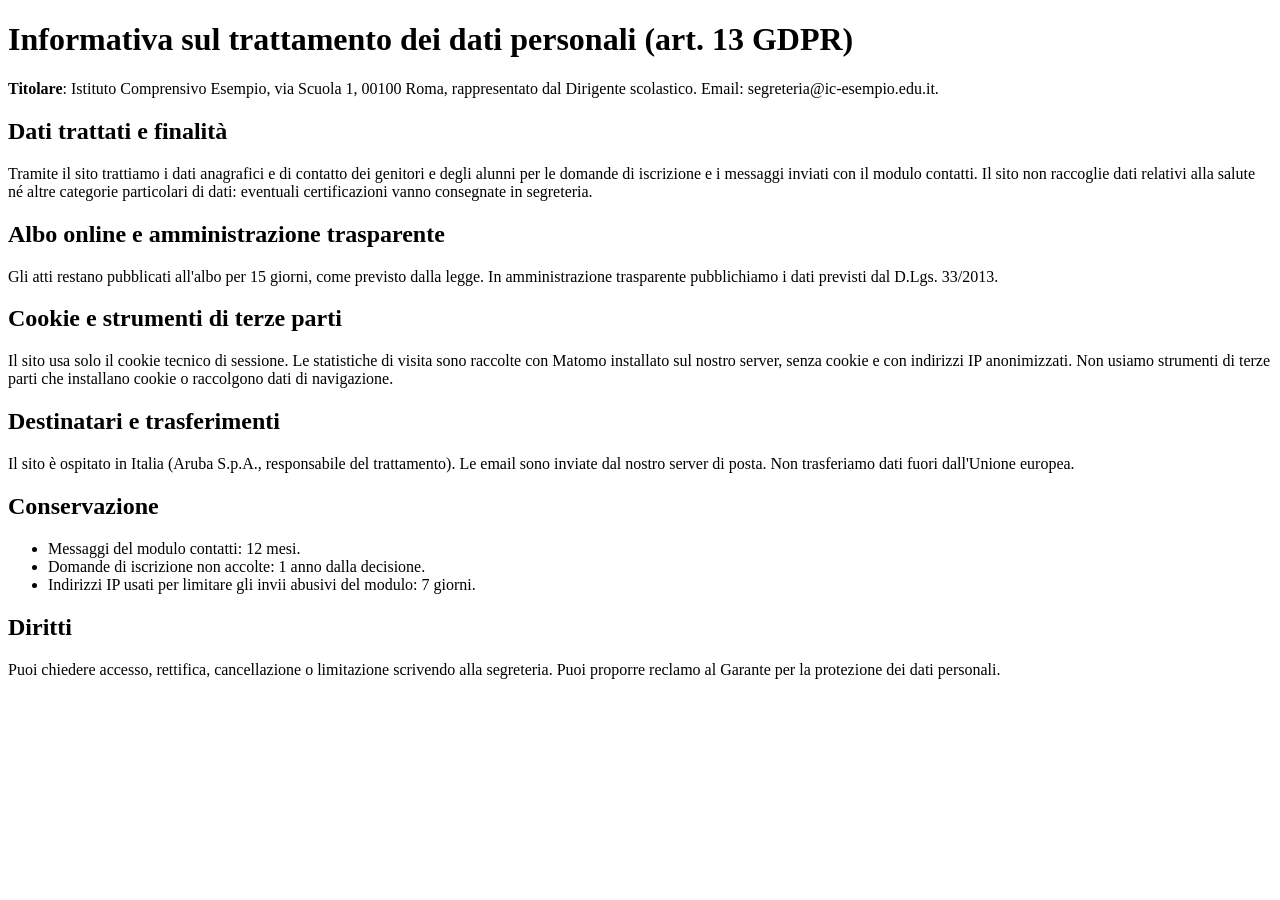
<file: tests/bench-pa/template/public/privacy.html>
<!doctype html>
<html lang="it"><head><meta charset="utf-8"><title>Informativa privacy</title></head><body>
<h1>Informativa sul trattamento dei dati personali (art. 13 GDPR)</h1>
<p><strong>Titolare</strong>: Istituto Comprensivo Esempio, via Scuola 1, 00100 Roma, rappresentato dal Dirigente scolastico. Email: segreteria@ic-esempio.edu.it.</p>

<h2>Dati trattati e finalità</h2>
<p>Tramite il sito trattiamo i dati anagrafici e di contatto dei genitori e degli alunni per le domande di iscrizione e i messaggi inviati con il modulo contatti. Il sito non raccoglie dati relativi alla salute né altre categorie particolari di dati: eventuali certificazioni vanno consegnate in segreteria.</p>

<h2>Albo online e amministrazione trasparente</h2>
<p>Gli atti restano pubblicati all'albo per 15 giorni, come previsto dalla legge. In amministrazione trasparente pubblichiamo i dati previsti dal D.Lgs. 33/2013.</p>

<h2>Cookie e strumenti di terze parti</h2>
<p>Il sito usa solo il cookie tecnico di sessione. Le statistiche di visita sono raccolte con Matomo installato sul nostro server, senza cookie e con indirizzi IP anonimizzati. Non usiamo strumenti di terze parti che installano cookie o raccolgono dati di navigazione.</p>

<h2>Destinatari e trasferimenti</h2>
<p>Il sito è ospitato in Italia (Aruba S.p.A., responsabile del trattamento). Le email sono inviate dal nostro server di posta. Non trasferiamo dati fuori dall'Unione europea.</p>

<h2>Conservazione</h2>
<ul>
  <li>Messaggi del modulo contatti: 12 mesi.</li>
  <li>Domande di iscrizione non accolte: 1 anno dalla decisione.</li>
  <li>Indirizzi IP usati per limitare gli invii abusivi del modulo: 7 giorni.</li>
</ul>

<h2>Diritti</h2>
<p>Puoi chiedere accesso, rettifica, cancellazione o limitazione scrivendo alla segreteria. Puoi proporre reclamo al Garante per la protezione dei dati personali.</p>
</body></html>
</file>
